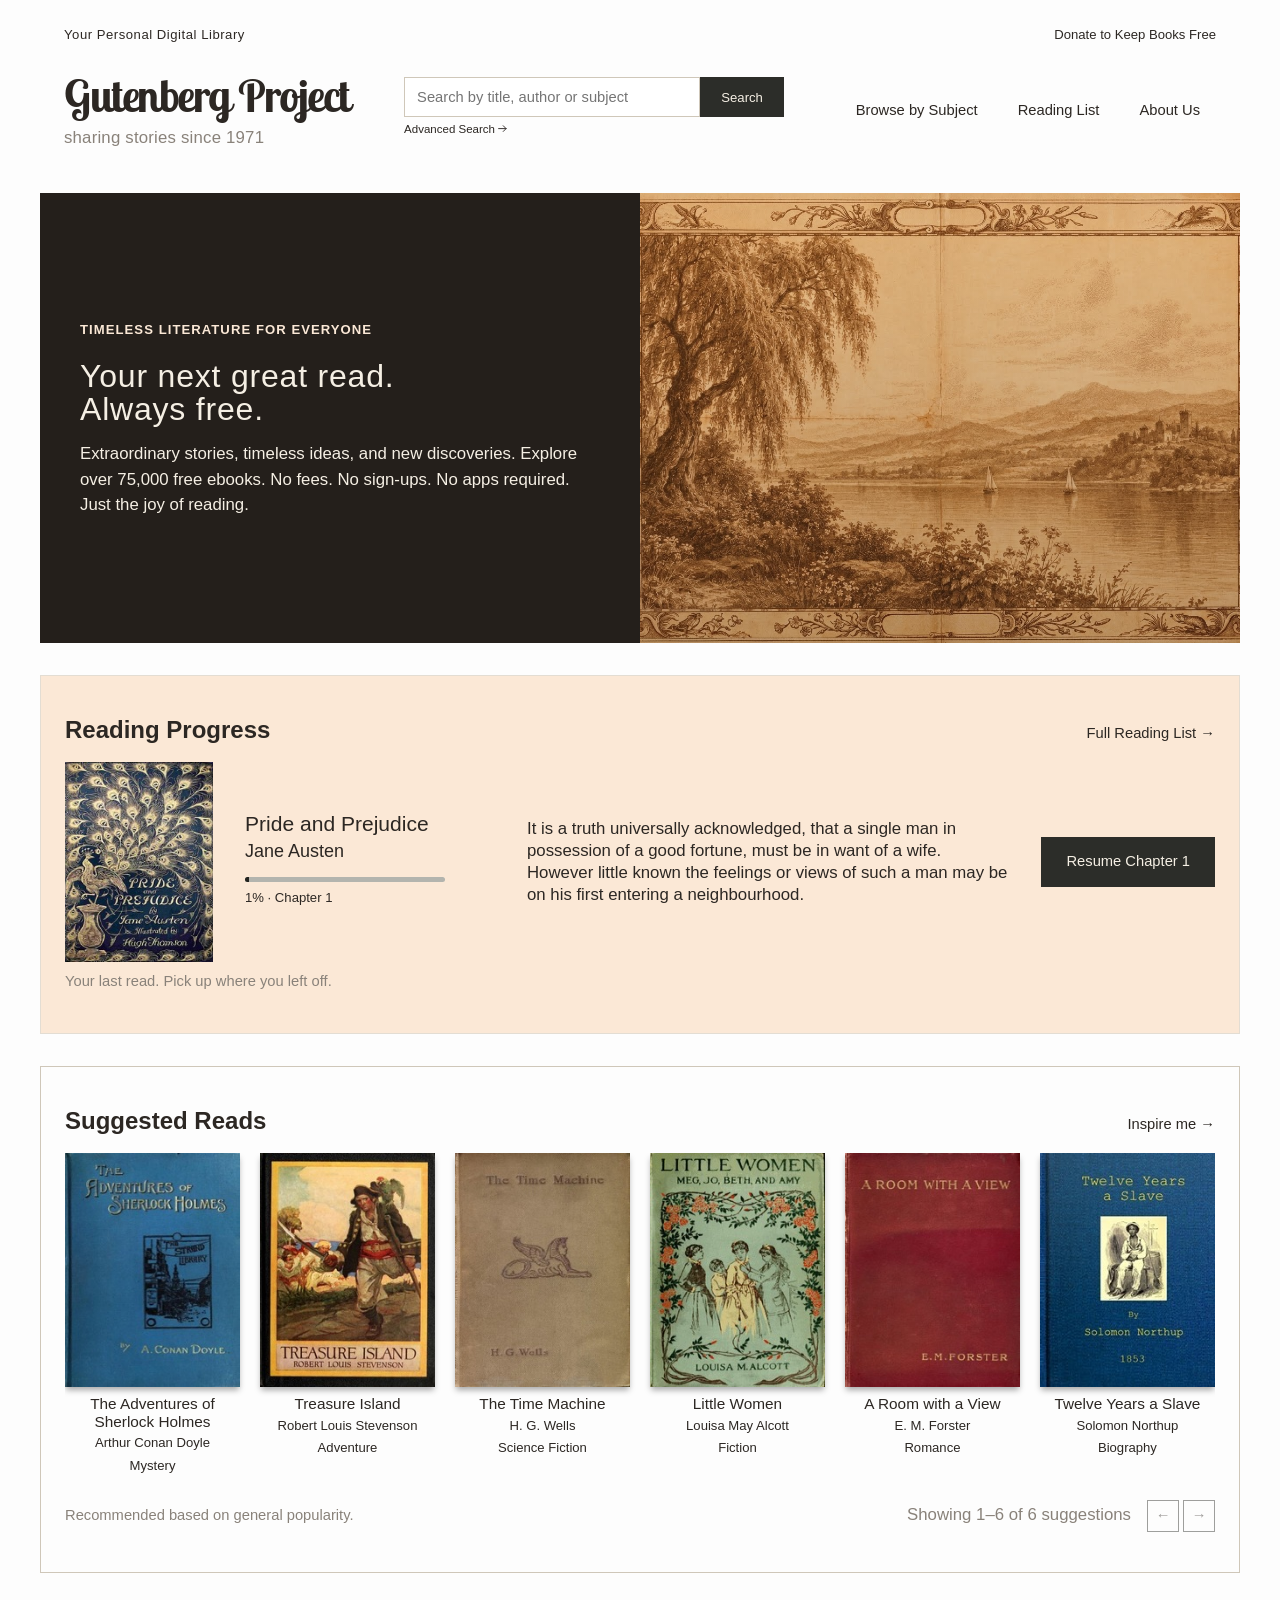
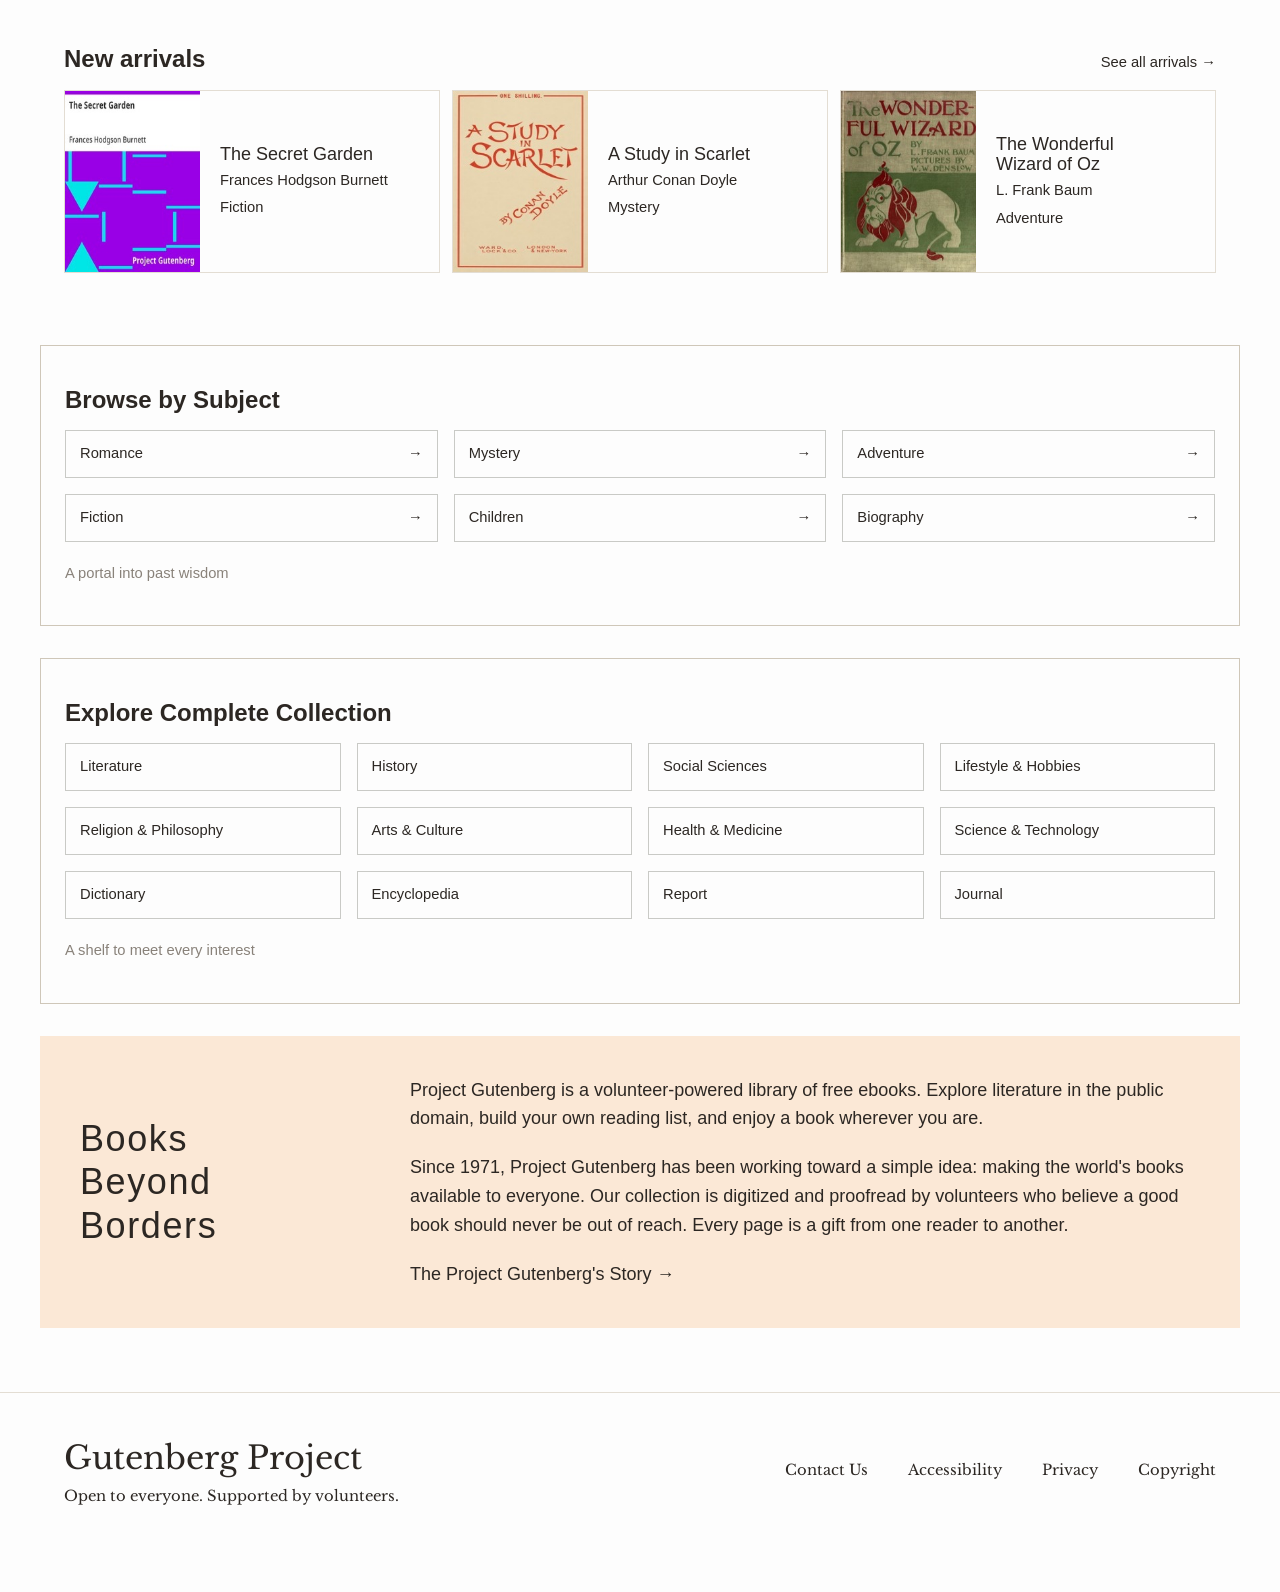
<file: index.html>
<!doctype html>
<html lang="en">
  <head>
    <meta charset="UTF-8">
    <meta name="viewport" content="width=device-width, initial-scale=1.0">
    <meta name="description" content="A free personal digital library of timeless ebooks.">
    <title>Gutenberg Project — Your Personal Digital Library</title>

    <!-- Stylesheets -->
    <link rel="stylesheet" href="css/style.css">
    <link rel="stylesheet" href="https://cdnjs.cloudflare.com/ajax/libs/font-awesome/4.7.0/css/font-awesome.min.css">
    <script src="js/mobile-nav.js" defer></script>
    <script src="js/suggested-carousel.js" defer></script>

    <!-- favicons -->
    <link rel="apple-touch-icon" sizes="180x180" href="favicon/apple-touch-icon.png">
    <link rel="icon" type="image/png" sizes="32x32" href="favicon/favicon-32x32.png">
    <link rel="icon" type="image/png" sizes="16x16" href="favicon/favicon-16x16.png">
    <link rel="manifest" href="favicon/site.webmanifest">
  </head>

  <body>
    
    <header>

      <div class="topbar">
        <div class="container topbar-inner">
          <p class="topbar-tagline">Your Personal Digital Library</p>
          <a class="topbar-link" href="https://www.gutenberg.org/donate/" target="_blank" rel="nofollow">Donate to Keep Books Free</a>
        </div>
      </div>

      <div class="site-header">
        <div class="container nav-inner">
          <a class="brand" href="#" aria-label="Gutenberg Project Home">
            Gutenberg Project
            <small>sharing stories since 1971</small>
          </a>

          <form class="header-search" action="search-result.html" method="get" role="search">
            <div class="search-row">
              <input aria-label="Search the library" name="query" placeholder="Search by title, author or subject" type="text">
              <button type="submit">Search</button>
            </div>
            <a class="advanced-search-link" href="advanced-search.html">Advanced Search<svg class="arrow" viewBox="0 0 16 16" aria-hidden="true"><path d="M1 8h13M9 3l5 5-5 5" stroke="currentColor" stroke-width="1.6" fill="none" stroke-linecap="round" stroke-linejoin="round"/></svg></a>
          </form>

          <button class="mobile-nav-toggle" type="button" aria-expanded="false" aria-controls="primary-navigation">
              <span class="mobile-nav-icon" aria-hidden="true">
                  <span></span>
                  <span></span>
                  <span></span>
              </span>
              <span></span>
          </button>

          <nav class="site-nav" id="primary-navigation" aria-label="Primary navigation">
            <a href="by-subject.html">Browse by Subject</a>
            <a href="reading-list.html">Reading List</a>
            <a href="about.html">About Us</a>
          </nav>
        </div>
      </div>
    </header>
    
    <!-- main content -->
    <main  id="index">
        
      <!-- Hero Section -->
      <section class="hero" id="website-hero">
        <div class="hero-intro">
          <span class="eyebrow">Timeless literature for everyone</span>
          <h1>Your next great read.<br />Always free.</h1>
          <p>
            Extraordinary stories, timeless ideas, and new discoveries. 
            Explore over 75,000 free ebooks. No fees. No sign-ups. No apps required. 
          </p>
          <p>Just the joy of reading.</p>
        </div>
        <div class="hero-image" role="img" aria-label="Sepia mountain lake landscape">
        </div>
      </section>

      <!-- Reading Progress -->
      <section class="section-panel peach" id="progress">
        <div class="section-heading">
          <h2>Reading Progress</h2>
          <a class="text-link" href="reading-list.html">Full Reading List →</a>
        </div>
        <div class="progress-content">
          <img src="img/books/pride-prejudice.jpg" alt="Pride and Prejudice cover">
          <div class="current-book">
            <h3>Pride and Prejudice</h3>
            <p>Jane Austen</p>
            <div class="progress-bar"><span></span></div>
            <small>1% · Chapter 1</small>
          </div>
          <p class="book-excerpt">
            It is a truth universally acknowledged, that a single man in
            possession of a good fortune, must be in want of a wife. However
            little known the feelings or views of such a man may be on his
            first entering a neighbourhood.
          </p>
          <button class="midsize-button">Resume Chapter 1</button>
        </div>
        <p class="panel-note">Your last read. Pick up where you left off.</p>
      </section>

      <!-- Suggested Reads -->
      <section class="section-panel border" id="suggested-books">
        <div class="section-heading">
          <h2>Suggested Reads</h2>
          <a class="text-link" href="#">Inspire me →</a>
        </div>

        <!-- carousel -->
        <div class="book-grid" id="suggested-books-track" role="region" aria-label="Suggested books" tabindex="0">

          <!-- book 1 -->
          <a class="book-card" href="https://www.gutenberg.org/ebooks/1661" target="_blank" rel="noopener noreferrer">
            <div class="bookcover">
              <img src="img/books/sherlock.jpg" alt="Cover of The Adventures of Sherlock Holmes">
            </div>
            <div class="book-meta">
              <h3>The Adventures of Sherlock Holmes</h3>
              <p>Arthur Conan Doyle</p>
              <span>Mystery</span>
            </div>
          </a>
          
          <!-- book 2 -->
          <a class="book-card" href="https://www.gutenberg.org/ebooks/120" target="_blank" rel="noopener noreferrer">
            <div class="bookcover">
              <img src="img/books/treasure.jpg" alt="Cover of Treasure Island">
            </div>
            <div class="book-meta">
              <h3>Treasure Island</h3>
              <p>Robert Louis Stevenson</p>
              <span>Adventure</span>
            </div>
          </a>

          <!-- book 3 -->
          <a class="book-card" href="https://www.gutenberg.org/ebooks/35" target="_blank" rel="noopener noreferrer">
            <div class="bookcover">
              <img src="img/books/time.jpg" alt="Cover of The Time Machine">
            </div>
            <div class="book-meta">
              <h3>The Time Machine</h3>
              <p>H. G. Wells</p>
              <span>Science Fiction</span>
            </div>
          </a>

          <!-- book 4 -->
          <a class="book-card" href="https://www.gutenberg.org/ebooks/37106" target="_blank" rel="noopener noreferrer">
            <div class="bookcover">
              <img src="img/books/little-women.jpg" alt="Cover of Little Women">
            </div>
            <div class="book-meta">
              <h3>Little Women</h3>
              <p>Louisa May Alcott</p>
              <span>Fiction</span>
            </div>
          </a>

          <!-- book 5 -->
          <a class="book-card" href="https://www.gutenberg.org/ebooks/2641" target="_blank" rel="noopener noreferrer">
            <div class="bookcover">
              <img src="img/books/room.jpg" alt="Cover of A Room with a View">
            </div>
            <div class="book-meta">
              <h3>A Room with a View</h3>
              <p>E. M. Forster</p>
              <span>Romance</span>
            </div>
          </a>

          <!-- book 6 -->
          <a class="book-card" href="https://www.gutenberg.org/ebooks/45631" target="_blank" rel="noopener noreferrer">
            <div class="bookcover">
              <img src="img/books/12years-slave.jpg" alt="Cover of Twelve Years a Slave">
            </div>
            <div class="book-meta">
              <h3>Twelve Years a Slave</h3>
              <p>Solomon Northup</p>
              <span>Biography</span>
            </div>
          </a>
        </div>

        <div class="carousel-footer">
          <p class="panel-note">Recommended based on general popularity.</p>
          <div class="pagination">
            <p id="suggested-books-status" aria-live="polite"></p>
            <div class="carousel-control" role="group" aria-label="Suggested books controls">
              <button class="outline" type="button" id="suggested-books-previous" aria-label="Previous suggested book">←</button>
              <button class="outline" type="button" id="suggested-books-next" aria-label="Next suggested book">→</button>
            </div>
          </div>
        </div>

      </section>


      <!-- new arrivals -->
      <section class="section-panel" id="new-arrivals">
        <div class="section-heading">
          <h2>New arrivals</h2>
          <a class="text-link" href="https://www.gutenberg.org/ebooks/search/?sort_order=release_date" target="_blank" rel="noopener noreferrer">See all arrivals →</a>
        </div>
        
        <div class="arrival-grid">
          
          <!-- new 1 -->
          <a class="arrival-card" href="https://www.gutenberg.org/ebooks/113" target="_blank" rel="noopener noreferrer">
            <img src="img/books/secret-garden.jpg" alt="Cover of The Secret Garden">
            <div class="arrival-info">                
              <h3>The Secret Garden</h3>
              <p>Frances Hodgson Burnett</p>
              <p>Fiction</p>
            </div>
          </a>

          <!-- new 2 -->
          <a class="arrival-card" href="https://www.gutenberg.org/ebooks/244" target="_blank" rel="noopener noreferrer">
            <img src="img/books/scarlet.jpg" alt="Cover of A Study in Scarlet">
            <div class="arrival-info">                
              <h3>A Study in Scarlet</h3>
              <p>Arthur Conan Doyle</p>
              <p>Mystery</p>
            </div>
          </a>

          <!-- new 3 -->
          <a class="arrival-card" href="https://www.gutenberg.org/ebooks/55" target="_blank" rel="noopener noreferrer">
            <img src="img/books/oz.jpg" alt="Cover of The Wonderful Wizard of Oz">
            <div class="arrival-info">                
              <h3>The Wonderful Wizard of Oz</h3>
              <p>L. Frank Baum</p>
              <p>Adventure</p>
            </div>
          </a>

        </div>
      </section>

      <!-- Browse by Subjects -->
      <section class="section-panel border" id="browse-subjects">
        <div class="section-heading">
          <h2>Browse by Subject</h2>
        </div>
        
        <div class="subject-grid">
          <button class="outline">Romance<span> →</span></button>
          <button class="outline">Mystery<span> →</span></button>
          <button class="outline">Adventure<span> →</span></button>
          <button class="outline">Fiction<span> →</span></button>
          <button class="outline">Children<span> →</span></button>
          <button class="outline">Biography<span> →</span></button>
        </div>
        <p class="panel-note">A portal into past wisdom</p>
      </section>

      <!-- Browse by Collections -->
      <section class="section-panel border" id="browse-collections">
        <div class="section-heading">
          <h2>Explore Complete Collection</h2>
        </div>
        
        <div class="collection-grid">
          <button class="outline">Literature</button>
          <button class="outline">History</button>
          <button class="outline">Social Sciences</button>
          <button class="outline">Lifestyle &amp; Hobbies</button>
          <button class="outline">Religion &amp; Philosophy</button>
          <button class="outline">Arts &amp; Culture</button>
          <button class="outline">Health &amp; Medicine</button>
          <button class="outline">Science &amp; Technology</button>
          <button class="outline">Dictionary</button>
          <button class="outline">Encyclopedia</button>
          <button class="outline">Report</button>
          <button class="outline">Journal</button>
        </div>
        <p class="panel-note">A shelf to meet every interest</p>
      </section>

      <!-- Gutenberg's Mission -->
      <section class="section-panel mission-inner" id="mission"> 
        <h2 class="mission-title">Books Beyond Borders</h2>  
        <div>
          <p>
            Project Gutenberg is a volunteer-powered library of free ebooks.
            Explore literature in the public domain, build your own reading
            list, and enjoy a book wherever you are.
          </p>
          <p>
            Since 1971, Project Gutenberg has been working toward a simple
            idea: making the world's books available to everyone. Our
            collection is digitized and proofread by volunteers who believe a
            good book should never be out of reach. Every page is a gift from
            one reader to another.
          </p>
          <a href="#">The Project Gutenberg's Story →</a>
        </div>
      </section>
    </main>

    <!-- footer -->
    <footer>
      <div class="container footer-inner">
        <div>
          <strong>Gutenberg Project</strong>
          <span>Open to everyone. Supported by volunteers.</span>
        </div>
        <nav class="footer-nav" aria-label="Footer navigation">
          <a href="https://www.gutenberg.org/contact/">Contact Us</a>
          <a href="https://www.gutenberg.org/a11y/">Accessibility</a>
          <a href="https://www.gutenberg.org/policy/privacy_policy.html">Privacy</a>
          <a href="https://www.gutenberg.org/help/copyright.html">Copyright</a>
        </nav>
      </div>
    </footer>

  </body>
</html>
</file>
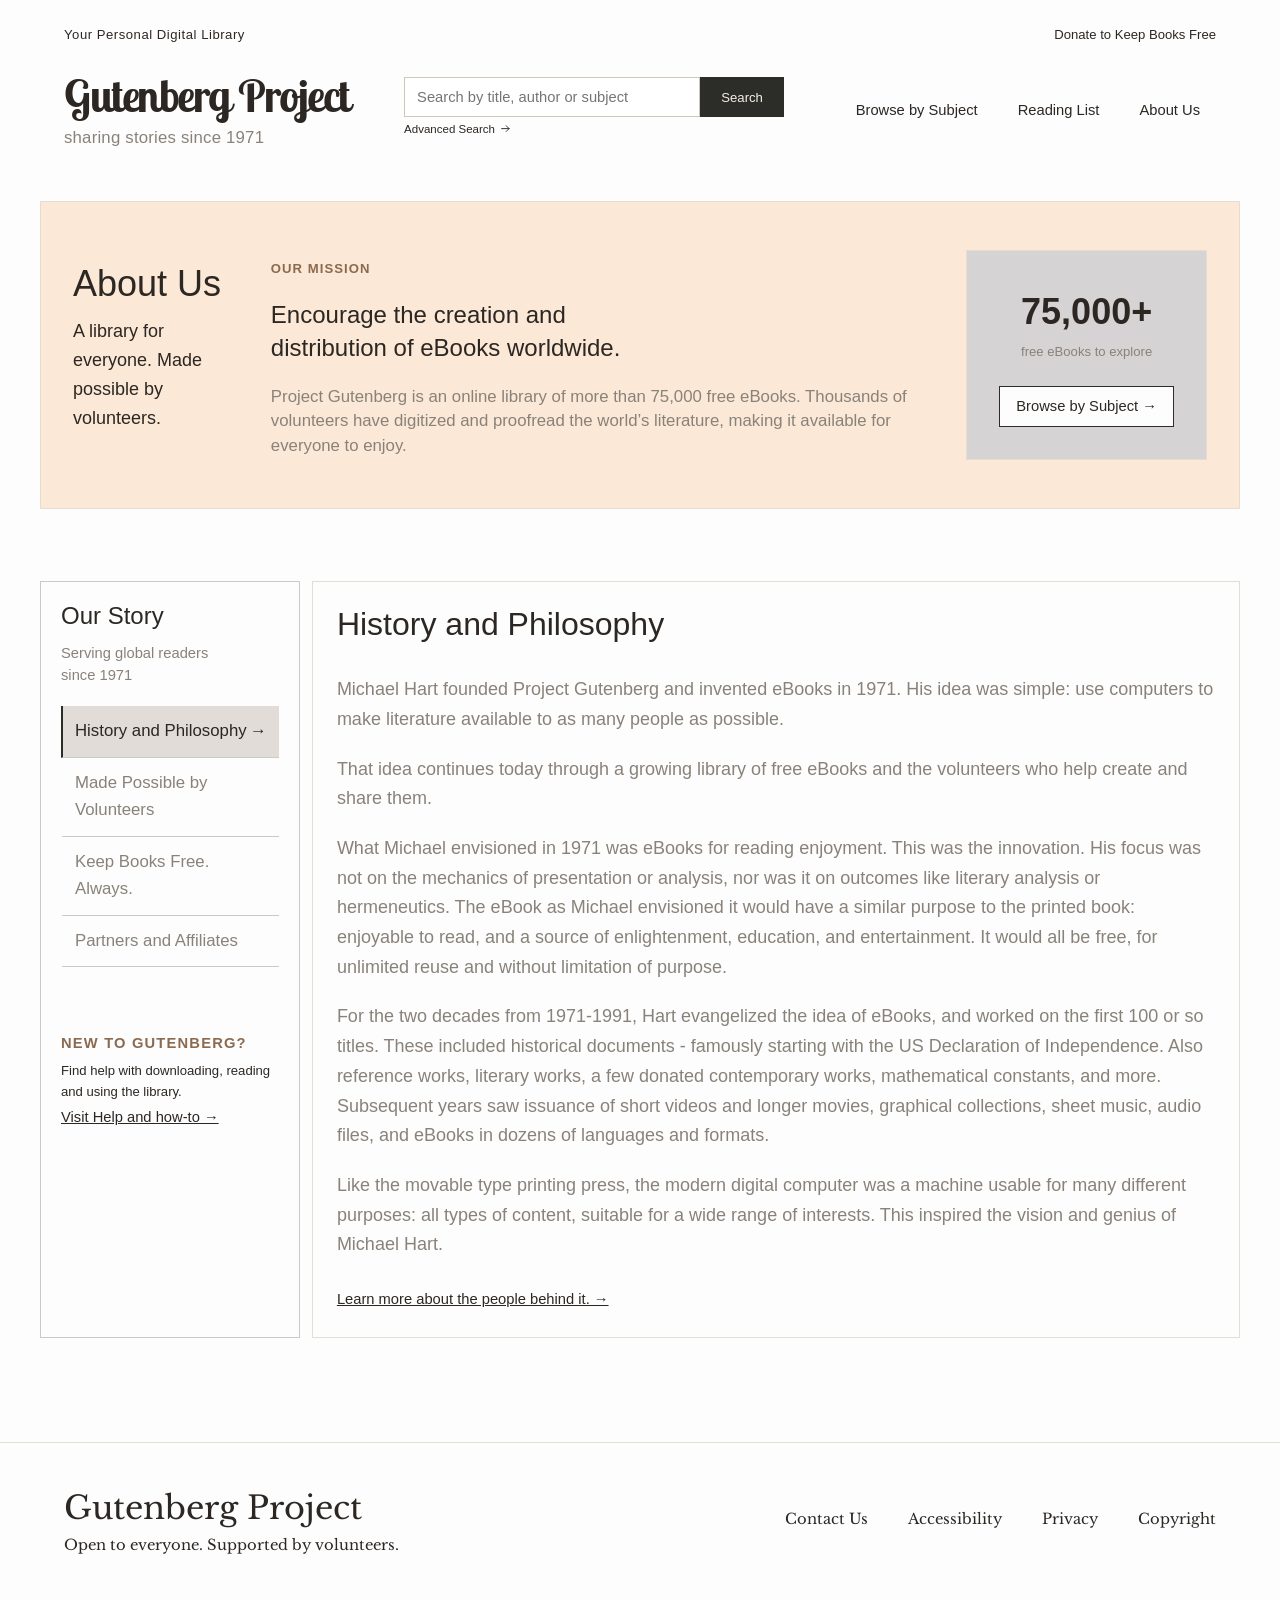
<file: about.html>
<!doctype html>
<html lang="en">
  <head>
    <meta charset="UTF-8">
    <meta name="viewport" content="width=device-width, initial-scale=1.0">
    <meta name="description" content="A free personal digital library of timeless ebooks.">
    <title>Gutenberg Project — About Us</title>

    <!-- Stylesheets -->
    <link rel="stylesheet" href="css/about.css">
    <link rel="stylesheet" href="https://cdnjs.cloudflare.com/ajax/libs/font-awesome/4.7.0/css/font-awesome.min.css">
    <script src="js/mobile-nav.js" defer></script>
    <script src="js/simple-search.js" defer></script>

    <!-- favicons -->
    <link rel="apple-touch-icon" sizes="180x180" href="favicon/apple-touch-icon.png">
    <link rel="icon" type="image/png" sizes="32x32" href="favicon/favicon-32x32.png">
    <link rel="icon" type="image/png" sizes="16x16" href="favicon/favicon-16x16.png">
    <link rel="manifest" href="favicon/site.webmanifest">
    <script src="js/about-sections.js" defer></script>
  </head>

  <body>
    
    <header>
      <div class="topbar">
        <div class="container topbar-inner">
          <p class="topbar-tagline">Your Personal Digital Library</p>
          <a class="topbar-link" href="https://www.gutenberg.org/donate/" target="_blank" rel="nofollow">Donate to Keep Books Free</a>
        </div>
      </div>

      <div class="site-header">
        <div class="container nav-inner">
          <a class="brand" href="index.html" aria-label="Gutenberg Project Home">
            Gutenberg Project
            <small>sharing stories since 1971</small>
          </a>

          <form class="header-search" action="search-result.html" method="get" role="search">
            <div class="search-row">
              <input aria-label="Search the library" name="query" placeholder="Search by title, author or subject" type="text">
              <button type="submit">Search</button>
            </div>
            <a class="advanced-search-link" href="advanced-search.html">Advanced Search <svg class="arrow" viewBox="0 0 16 16" aria-hidden="true"><path d="M1 8h13M9 3l5 5-5 5" stroke="currentColor" stroke-width="1.6" fill="none" stroke-linecap="round" stroke-linejoin="round"/></svg></a>
          </form>

          <button class="mobile-nav-toggle" type="button" aria-expanded="false" aria-controls="primary-navigation">
              <span class="mobile-nav-icon" aria-hidden="true">
                  <span></span>
                  <span></span>
                  <span></span>
              </span>
              <span></span>
          </button>

          <nav class="site-nav" id="primary-navigation" aria-label="Primary navigation">
            <a href="by-subject.html">Browse by Subject</a>
            <a href="reading-list.html">Reading List</a>
            <a href="about.html">About Us</a>
          </nav>
        </div>
      </div>
    </header>

    <!-- main content -->
    <main>

      <!-- Hero Section -->
      <section class="section-panel about-hero peach"> 
        <div class="section-heading">
          <h2>About Us</h2>
          <p>A library for everyone. Made possible by volunteers.</p>
        </div>        
        <div class="mission">
          <span class="eyebrow">Our mission</span>
          <h2>Encourage the creation and<br />distribution of eBooks worldwide.</h2>          
          <p class="describe">
            Project Gutenberg is an online library of more than 75,000 free eBooks.
            Thousands of volunteers have digitized and proofread the world’s
             literature, making it available for everyone to enjoy.
          </p>
        </div>
        <div class="library-stat">
          <strong>75,000+</strong>
          <span>free eBooks to explore</span>
          <a href="by-subject.html">Browse by Subject →</a>
        </div>
      </section>

      <!-- Content Section -->
      <section class="section-panel about-browser">
        <aside class="about-sidebar">
          <h2>Our Story</h2>
          <p>Serving global readers since 1971</p>
          <nav aria-label="About Selections">
            <a href="#history" aria-controls="history">History and Philosophy <span>→</span></a>
            <a href="#volunteers" aria-controls="volunteers">Made Possible by Volunteers <span>→</span></a>
            <a href="#free-books" aria-controls="free-books">Keep Books Free. Always. <span>→</span></a>
            <a href="#partners" aria-controls="partners">Partners and Affiliates <span>→</span></a>
          </nav>
          <div class="nav-help">
            <h3 class="eyebrow">New to Gutenberg?</h3>
            <p>Find help with downloading, reading and using the library.</p>
            <a class="text-link" href="https://www.gutenberg.org/help/" target="_blank" rel="noreferrer">Visit Help and how-to →</a>
          </div>
        </aside>

        <div class="about-content">
          <section class="about-card" id="history" aria-labelledby="history-title">
            <h2 id="history-title">History and Philosophy</h2>
            <p>
              Michael Hart founded Project Gutenberg and invented eBooks in 1971.
              His idea was simple: use computers to make literature available to as
              many people as possible.
            </p>
            <p>
              That idea continues today through a growing library of free eBooks and
              the volunteers who help create and share them.
            </p>
            <p>
              What Michael envisioned in 1971 was eBooks for reading enjoyment. This
              was the innovation. His focus was not on the mechanics of presentation
              or analysis, nor was it on outcomes like literary analysis or
              hermeneutics. The eBook as Michael envisioned it would have a similar
              purpose to the printed book: enjoyable to read, and a source of
              enlightenment, education, and entertainment. It would all be free, for
              unlimited reuse and without limitation of purpose.
            </p>
            <p>
              For the two decades from 1971-1991, Hart evangelized the idea of eBooks, and worked on the first 100 or so titles. These included historical documents - famously starting with the US Declaration of Independence. Also reference works, literary works, a few donated contemporary works, mathematical constants, and more. Subsequent years saw issuance of short videos and longer movies, graphical collections, sheet music, audio files, and eBooks in dozens of languages and formats.
            </p>
            <p>
              Like the movable type printing press, the modern digital computer was a machine usable for many different purposes: all types of content, suitable for a wide range of interests. This inspired the vision and genius of Michael Hart.
            </p>
            <a href="https://www.gutenberg.org/about/background/index.html" target="_blank" rel="noreferrer">Learn more about the people behind it. →</a>
          </section>

          <section class="about-card" id="volunteers" aria-labelledby="volunteers-title">
            <h2 id="volunteers-title">Made Possible by Volunteers</h2>
            <p>
              Thousands of volunteers have digitized and proofread the world’s
              literature. Their time and care turn printed works into eBooks that
              anyone can read.
            </p>
            <p>
              Project Gutenberg welcomes contributions of eBooks from people with the interest, time, and skillset needed to meet our submission standards. Details of the process and the standards are at our copyright clearance site copy.pglaf.org and upload site upload.pglaf.org.              
            </p>
            <p>
              We rely heavily on open-source software, and we try to develop in the open as much as we can. Our website content is maintained in the gutenbergsite repo on github, and our ebooks are produced from submitted html files by our ebookmaker software. If you’re a software developer or designer looking for an impactful project, take a look!
            </p>
            <div class="volunteer-grid">
              <article>
                <h3>Proofread</h3>
                <p>Check the text carefully against the original.</p>
              </article>
              <article>
                <h3>Share</h3>
                <p>Prepare eBooks for readers to discover and enjoy.</p>
              </article>
              <article>
                <h3>Digitize</h3>
                <p>Bring printed literature into digital form.</p>
              </article>
            </div>
            <a href="https://www.gutenberg.org/help/volunteers_faq.html" target="_blank" rel="noreferrer">Learn how to volunteer with us →</a>
          </section>

          <section class="about-card" id="free-books" aria-labelledby="free-books-title">
            <h2 id="free-books-title">Keep Books Free. Always.</h2>
            <p>
              All Project Gutenberg books are completely free and always will be.
              Read online or download a book to enjoy at your own pace, with no fee
              to access the collection.
            </p>
            <p>
              Give your time, make a donation or introduce someone to the library.
              The Project Gutenberg Literary Archive Foundation operates Project
              Gutenberg and accepts donations to support its work.
            </p>
            <p>
              Project Gutenberg appreciates all donations. They help to operate our minimalist infrastructure, to pay our tiny staff, and most importantly to support volunteers who create new free eBooks.
            </p>
            <p>
              Think of this as a contribution to later generations. These are remarkable times, and it is good to include you as part of the story.
            </p>
            <p>
              Thank you for considering a donation to Project Gutenberg.
            </p>
            <div class="about-actions">
              <a class="dark-action" href="https://www.gutenberg.org/donate/" target="_blank" rel="noreferrer">Ways to donate</a>
              <a href="https://www.gutenberg.org/help/volunteers_faq.html" target="_blank" rel="noreferrer">Become a volunteer</a>
            </div>
            <small>Donations are welcome, but never required to read.</small>
          </section>

          <section class="about-card" id="partners" aria-labelledby="partners-title">
            <h2 id="partners-title">Partners and Affiliates</h2>
            <p>
              This is a list of our affiliates and other sites which seek to promote
              the distribution of free or low-cost literature, or distribute
              Project Gutenberg eBooks.
            </p>
            <p>
              Project Gutenberg is happy to be a part of other organizations’ efforts.
            </p>
            <div class="partner-grid">
              <article>
                <h3>Distributed Proofreaders</h3>
                <p>
                  DP allows people to share in the tasks of proofreading, verifying
                  and formatting eBooks for Project Gutenberg.
                </p>
                <a class="dark-action" href="https://www.pgdp.net/c/" target="_blank" rel="noreferrer">Distributed Proofreaders</a>
              </article>
              <article>
                <h3>ibiblio</h3>
                <p>
                  ibiblio is our main eBook distribution site, holds our Web pages,
                  and offers a variety of supporting services.
                </p>
                <a class="dark-action" href="https://www.ibiblio.org" target="_blank" rel="noreferrer">ibiblio</a>
              </article>
            </div>
            <div class="partner-row">
              <strong>Sister Projects</strong>
              <div>
                <a href="https://self.gutenberg.org/login" target="_blank" rel="noreferrer">Project Gutenberg Self Publishing Portal</a>
                <a href="https://gutenberg.net.au" target="_blank" rel="noreferrer">Project Gutenberg of Australia</a>
                <a href="https://projekt-gutenberg.org" target="_blank" rel="noreferrer">Project Gutenberg DE</a>
                <a href="https://runeberg.org" target="_blank" rel="noreferrer">Project Runeberg</a>
                <a href="https://readingroo.ms" target="_blank" rel="noreferrer">ReadingRoo.ms Preprint</a>
              </div>
            </div>
            <div class="partner-row affiliates-row">
              <strong>Affiliates</strong>
              <div>
                <a href="https://archive.org" target="_blank" rel="noreferrer">
                  <h3>Internet Archive</h3>
                  <p>
                    The Internet Archive was our long-time backup distribution site,
                    and for several years our main site.
                  </p>
                </a>
                <a href="https://librivox.org" target="_blank" rel="noreferrer">
                  <h3>LibriVox</h3>
                  <p>
                    LibriVox is Project Gutenberg’s main partner for new human audio
                    eBooks and public-domain recordings.
                  </p>
                </a>
              </div>
            </div>
            
          </section>
        </div>
      </section>
          
    </main>

    <!-- footer -->
    <footer>
      <div class="container footer-inner">
        <div>
          <strong>Gutenberg Project</strong>
          <span>Open to everyone. Supported by volunteers.</span>
        </div>
        <nav class="footer-nav" aria-label="Footer navigation">
          <a href="https://www.gutenberg.org/contact/">Contact Us</a>
          <a href="https://www.gutenberg.org/a11y/">Accessibility</a>
          <a href="https://www.gutenberg.org/policy/privacy_policy.html">Privacy</a>
          <a href="https://www.gutenberg.org/help/copyright.html">Copyright</a>
        </nav>
      </div>
    </footer>

  </body>
</html>
</file>
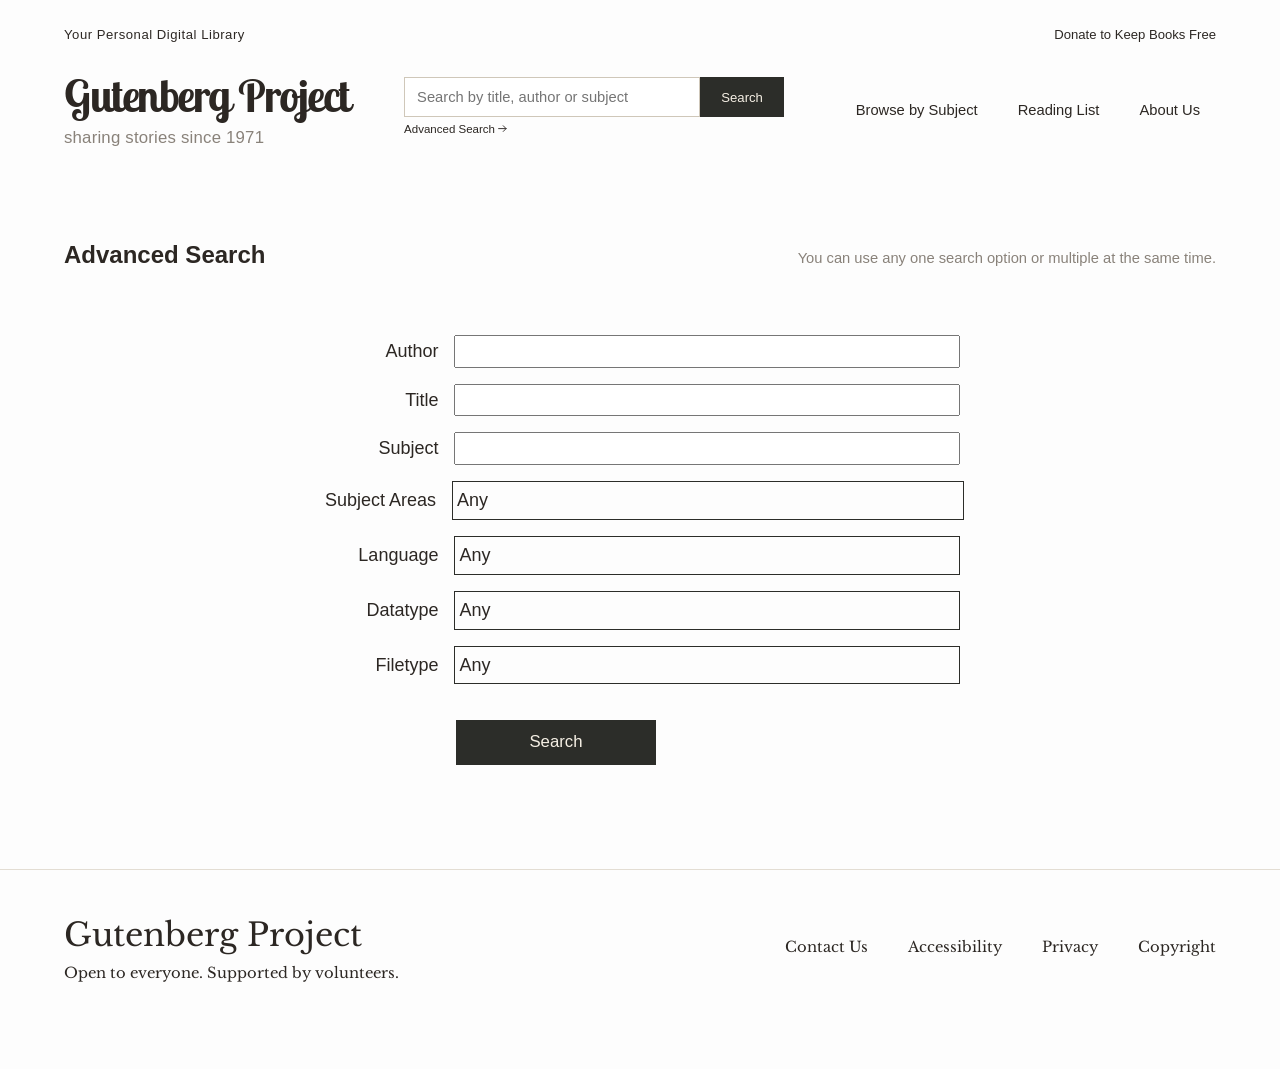
<file: advanced-search.html>
<!doctype html>
<html lang="en">
  <head>
    <meta charset="UTF-8">
    <meta name="viewport" content="width=device-width, initial-scale=1.0">
    <meta name="description" content="A free personal digital library of timeless ebooks.">
    <title>Gutenberg Project — Advanced Search</title>

    <!-- Stylesheets -->
    <link rel="stylesheet" href="css/advanced-search.css">
    <link rel="stylesheet" href="https://cdnjs.cloudflare.com/ajax/libs/font-awesome/4.7.0/css/font-awesome.min.css">
    <script src="js/mobile-nav.js" defer></script>
    <script src="js/simple-search.js" defer></script>

    <!-- favicons -->
    <link rel="apple-touch-icon" sizes="180x180" href="favicon/apple-touch-icon.png">
    <link rel="icon" type="image/png" sizes="32x32" href="favicon/favicon-32x32.png">
    <link rel="icon" type="image/png" sizes="16x16" href="favicon/favicon-16x16.png">
    <link rel="manifest" href="favicon/site.webmanifest">
  </head>

  <body>
    
    <header>
      <div class="topbar">
        <div class="container topbar-inner">
          <p class="topbar-tagline">Your Personal Digital Library</p>
          <a class="topbar-link" href="https://www.gutenberg.org/donate/" target="_blank" rel="nofollow">Donate to Keep Books Free</a>
        </div>
      </div>

      <div class="site-header">
        <div class="container nav-inner">
          <a class="brand" href="index.html" aria-label="Gutenberg Project Home">
            Gutenberg Project
            <small>sharing stories since 1971</small>
          </a>

          <form class="header-search" action="search-result.html" method="get" role="search">
            <div class="search-row">
              <input aria-label="Search the library" name="query" placeholder="Search by title, author or subject" type="text">
              <button type="submit">Search</button>
            </div>
            <a class="advanced-search-link" href="advanced-search.html">Advanced Search<svg class="arrow" viewBox="0 0 16 16" aria-hidden="true"><path d="M1 8h13M9 3l5 5-5 5" stroke="currentColor" stroke-width="1.6" fill="none" stroke-linecap="round" stroke-linejoin="round"/></svg></a>
          </form>

          <button class="mobile-nav-toggle" type="button" aria-expanded="false" aria-controls="primary-navigation">
              <span class="mobile-nav-icon" aria-hidden="true">
                  <span></span>
                  <span></span>
                  <span></span>
              </span>
              <span></span>
          </button>

          <nav class="site-nav" id="primary-navigation" aria-label="Primary navigation">
            <a href="by-subject.html">Browse by Subject</a>
            <a href="reading-list.html">Reading List</a>
            <a href="about.html">About Us</a>
          </nav>
        </div>
      </div>
    </header>
    
    <!-- main content -->
    <main id="advanced-search">

      <!-- Advanced Search Form -->
      <section class="section-panel">
         <div class="section-heading">
          <h2>Advanced Search</h2>
          <p class="panel-note">
            You can use any one search option or multiple at the same time.
         </p>
        </div>

         <form class="advanced-search-form" method="get" action="https://www.gutenberg.org/ebooks/search/" accept-charset="utf-8" target="_blank" rel="noopener noreferrer">
            <div class="form-group">
               <label for="author">Author</label>
               <input type="text" name="author" id="author">
            </div>

            <div class="form-group">
               <label for="title">Title</label>
               <input type="text" name="title" id="title">
            </div>

            <div class="form-group">
               <label for="subject">Subject</label>
               <input type="text" name="subject" id="subject">
            </div>
            
            <div class="form-group">
               <label for="locc" accesskey="o">Subject Areas</label>
               <select id="locc" name="locc" title="Please choose a Library of Congress Class.">
                  <option selected="" value="">Any</option>
                  <option value="AC">AC General Works: Collections, Series, Collected works, Pamphlets</option>
                  <option value="AE">AE General Works: Encyclopedias</option>
                  <option value="AG">AG General Works: Dictionaries and other general reference books</option>
                  <option value="AM">AM General Works: Museums, Collectors and collecting</option>
                  <option value="AP">AP General Works: Periodicals</option>
                  <option value="AS">AS General Works: Academies and International Associations, Congresses</option>
                  <option value="AY">AY General Works: Yearbooks, Almanacs, Directories</option>
                  <option value="AZ">AZ General Works: History of scholarship and learning, The humanities</option>
                  <option value="B">B Philosophy, Psychology, Religion</option>
                  <option value="BC">BC Philosophy, Psychology, Religion: Logic</option>
                  <option value="BD">BD Philosophy, Psychology, Religion: Speculative Philosophy, General Philosophical works</option>
                  <option value="BF">BF Philosophy, Psychology, Religion: Psychology, Philosophy, Psychoanalysis</option>
                  <option value="BH">BH Philosophy, Psychology, Religion: Aesthetics</option>
                  <option value="BJ">BJ Philosophy, Psychology, Religion: Ethics, Social usages, Etiquette, Religion</option>
                  <option value="BL">BL Philosophy, Psychology, Religion: Religion: General, Miscellaneous and Atheism</option>
                  <option value="BM">BM Philosophy, Psychology, Religion: Judaism</option>
                  <option value="BP">BP Philosophy, Psychology, Religion: Islam, Bahaism, Theosophy, Other and new beliefs</option>
                  <option value="BQ">BQ Philosophy, Psychology, Religion: Buddhism</option>
                  <option value="BR">BR Philosophy, Psychology, Religion: Christianity</option>
                  <option value="BS">BS Philosophy, Psychology, Religion: Christianity: The Bible, Old and New Testament</option>
                  <option value="BT">BT Philosophy, Psychology, Religion: Christianity: Doctrinal theology, God, Christology</option>
                  <option value="BV">BV Philosophy, Psychology, Religion: Christianity: Practical theology, Worship</option>
                  <option value="BX">BX Philosophy, Psychology, Religion: Christianity: Churches, Church movements</option>
                  <option value="CB">CB History: History of civilization</option>
                  <option value="CC">CC History: Archaeology</option>
                  <option value="CE">CE History: Technical Chronology, Calendar</option>
                  <option value="CJ">CJ History: Numismatics</option>
                  <option value="CN">CN History: Inscriptions, Epigraphy</option>
                  <option value="CR">CR History: Heraldry</option>
                  <option value="CS">CS History: Genealogy</option>
                  <option value="CT">CT History: Biography</option>
                  <option value="D">D History: General and Eastern Hemisphere</option>
                  <option value="D501">D501 History: General and Eastern Hemisphere: World War I</option>
                  <option value="D731">D731 History: General and Eastern Hemisphere: World War II</option>
                  <option value="DA">DA History: General and Eastern Hemisphere: Great Britain, Ireland, Central Europe</option>
                  <option value="DB">DB History: General and Eastern Hemisphere: Austria, Hungary, Czech Republic, Slovakia</option>
                  <option value="DC">DC History: General and Eastern Hemisphere: France, Andorra, Monaco</option>
                  <option value="DD">DD History: General and Eastern Hemisphere: Germany</option>
                  <option value="DE">DE History: General and Eastern Hemisphere: The Mediterranean Region, The Greco-Roman World</option>
                  <option value="DF">DF History: General and Eastern Hemisphere: Greece</option>
                  <option value="DG">DG History: General and Eastern Hemisphere: Italy, Vatican City, Malta</option>
                  <option value="DH">DH History: General and Eastern Hemisphere: Netherlands, Belgium, Luxemburg</option>
                  <option value="DJ">DJ History: General and Eastern Hemisphere: Netherlands</option>
                  <option value="DJK">DJK History: General and Eastern Hemisphere: Eastern Europe</option>
                  <option value="DK">DK History: General and Eastern Hemisphere: Russia, Former Soviet Republics, Poland</option>
                  <option value="DL">DL History: General and Eastern Hemisphere: Northern Europe, Scandinavia</option>
                  <option value="DP">DP History: General and Eastern Hemisphere: Spain, Portugal</option>
                  <option value="DQ">DQ History: General and Eastern Hemisphere: Switzerland</option>
                  <option value="DR">DR History: General and Eastern Hemisphere: Balkan Peninsula, Turkey</option>
                  <option value="DS">DS History: General and Eastern Hemisphere: Asia</option>
                  <option value="DT">DT History: General and Eastern Hemisphere: Africa</option>
                  <option value="DU">DU History: General and Eastern Hemisphere: History of Oceania (South Seas)</option>
                  <option value="DX">DX History: General and Eastern Hemisphere: History of Romanies</option>
                  <option value="E011">E011 History: America: America</option>
                  <option value="E151">E151 History: America: United States</option>
                  <option value="E186">E186 History: America: Colonial History</option>
                  <option value="E201">E201 History: America: Revolution</option>
                  <option value="E300">E300 History: America: Revolution to the Civil War</option>
                  <option value="E456">E456 History: America: Civil War period</option>
                  <option value="E660">E660 History: America: Late nineteenth century</option>
                  <option value="E740">E740 History: America: Twentieth century</option>
                  <option value="E838">E838 History: America: Later twentieth century</option>
                  <option value="E895">E895 History: America: Twenty-first century</option>
                  <option value="F001">F001 United States local history: New England</option>
                  <option value="F1001">F1001 North America local history: Canada</option>
                  <option value="F106">F106 United States local history: Atlantic coast. Middle Atlantic States</option>
                  <option value="F1201">F1201 North America local history: Mexico</option>
                  <option value="F1401">F1401 Latin America local history: General</option>
                  <option value="F1461">F1461 Latin America local history: Guatemala</option>
                  <option value="F1481">F1481 Latin America local history: El Salvador</option>
                  <option value="F1501">F1501 Latin America local history: Honduras</option>
                  <option value="F1521">F1521 Latin America local history: Nicaragua</option>
                  <option value="F1541">F1541 Latin America local history: Costa Rica</option>
                  <option value="F1561">F1561 Latin America local history: Panama</option>
                  <option value="F1601">F1601 History of the Americas: West Indies</option>
                  <option value="F1751">F1751 History of the Americas: West Indies. Cuba</option>
                  <option value="F1861">F1861 History of the Americas: West Indies. Jamaica</option>
                  <option value="F1900">F1900 West Indies local history: Hispaniola (Haiti and Dominican Republic)</option>
                  <option value="F1951">F1951 West Indies local history: Puerto Rico</option>
                  <option value="F2001">F2001 History of the Americas: Lesser Antilles</option>
                  <option value="F206">F206 United States local history: The South. South Atlantic States</option>
                  <option value="F2131">F2131 History of the Americas: West Indies. British West Indies</option>
                  <option value="F2155">F2155 History of the Americas: Caribbean area. Caribbean sea</option>
                  <option value="F2201">F2201 Latin America local history: South America. General</option>
                  <option value="F2251">F2251 Latin America local history: Colombia</option>
                  <option value="F2301">F2301 Latin America local history: Venezuela</option>
                  <option value="F2351">F2351 Latin America local history: Guiana</option>
                  <option value="F2501">F2501 Latin America local history: Brazil</option>
                  <option value="F2661">F2661 Latin America local history: Paraguay</option>
                  <option value="F2701">F2701 Latin America local history: Uruguay</option>
                  <option value="F2801">F2801 Latin America local history: Argentina</option>
                  <option value="F296">F296 United States local history: Gulf States. West Florida</option>
                  <option value="F3051">F3051 Latin America local history: Chile</option>
                  <option value="F3301">F3301 Latin America local history: Bolivia</option>
                  <option value="F3401">F3401 Latin America local history: Peru</option>
                  <option value="F350.5">F350.5 United States local history: Mississippi River and Valley. Middle West</option>
                  <option value="F3701">F3701 Latin America local history: Ecuador</option>
                  <option value="F396">F396 United States local history: Old Southwest. Lower Mississippi Valley</option>
                  <option value="F476">F476 United States local history: Old Northwest. Northwest Territory</option>
                  <option value="F516">F516 United States local history: Ohio River and Valley.</option>
                  <option value="F590.3">F590.3 United States local history: The West. Trans-Mississippi Region. Great Plains</option>
                  <option value="F721">F721 United States local history: Rocky Mountains. Yellowstone National Park</option>
                  <option value="F786">F786 United States local history: New Southwest. Colorado River, Canyon, and Valley</option>
                  <option value="F850.5">F850.5 United States local history: Pacific States</option>
                  <option value="F975">F975 United States local history: Central American, West Indian, and other countries protected by and having close political affiliations with the United States</option>
                  <option value="G">G Geography, Anthropology, Recreation</option>
                  <option value="GA">GA Geography, Anthropology, Recreation: Mathematical geography, Cartography</option>
                  <option value="GB">GB Geography, Anthropology, Recreation: Physical geography</option>
                  <option value="GC">GC Geography, Anthropology, Recreation: Oceanography</option>
                  <option value="GF">GF Geography, Anthropology, Recreation: Human ecology, Anthropogeography</option>
                  <option value="GN">GN Geography, Anthropology, Recreation: Anthropology</option>
                  <option value="GR">GR Geography, Anthropology, Recreation: Folklore</option>
                  <option value="GT">GT Geography, Anthropology, Recreation: Manners and customs</option>
                  <option value="GV">GV Geography, Anthropology, Recreation: Recreation, Leisure</option>
                  <option value="H">H Social sciences</option>
                  <option value="HA">HA Social sciences: Statistics</option>
                  <option value="HB">HB Social sciences: Economic theory, Demography</option>
                  <option value="HC">HC Social sciences: Economic history and conditions, Special topics</option>
                  <option value="HD">HD Social sciences: Economic history and conditions, Production</option>
                  <option value="HE">HE Social sciences: Transportation and communications</option>
                  <option value="HF">HF Social sciences: Commerce</option>
                  <option value="HG">HG Social sciences: Finance</option>
                  <option value="HJ">HJ Social sciences: Public finance</option>
                  <option value="HM">HM Social sciences: Sociology</option>
                  <option value="HN">HN Social sciences: Social history and conditions, Social problems</option>
                  <option value="HQ">HQ Social sciences: The family, Marriage, Sex and Gender</option>
                  <option value="HS">HS Social sciences: Societies: secret, benevolent, etc.</option>
                  <option value="HT">HT Social sciences: Communities, Classes, Races</option>
                  <option value="HV">HV Social sciences: Social pathology, Social and Public Welfare</option>
                  <option value="HX">HX Social sciences: Socialism, Communism, Anarchism</option>
                  <option value="J">J Political science</option>
                  <option value="JA">JA Political science: Political science</option>
                  <option value="JC">JC Political science: Political theory</option>
                  <option value="JF">JF Political science: Political institutions and public administration</option>
                  <option value="JK">JK Political science: Political inst. and pub. Admin.: United States</option>
                  <option value="JL">JL Political science: Political inst. and pub. Admin.: America</option>
                  <option value="JN">JN Political science: Political inst. and pub. Admin.: Europe</option>
                  <option value="JQ">JQ Political science: Political inst. and pub. Admin.: Asia, Africa and Oceania</option>
                  <option value="JS">JS Political science: Local government, Municipal government</option>
                  <option value="JV">JV Political science: Colonies and colonization, International migration</option>
                  <option value="JX">JX Political science: International law</option>
                  <option value="JZ">JZ Political science: International relations</option>
                  <option value="K">K Law in general, Comparative and uniform law, Jurisprudence</option>
                  <option value="KBM">KBM Law in general, Comparative and uniform law, Jurisprudence: Jewish law</option>
                  <option value="KBR">KBR Law in general, Comparative and uniform law, Jurisprudence: History of canon law</option>
                  <option value="KD">KD Law in general, Comparative and uniform law, Jurisprudence: United Kingdom and Ireland</option>
                  <option value="KDZ">KDZ Law in general, Comparative and uniform law, Jurisprudence: America, North America</option>
                  <option value="KE">KE Law in general, Comparative and uniform law, Jurisprudence: Canada</option>
                  <option value="KF">KF Law in general, Comparative and uniform law, Jurisprudence: United States</option>
                  <option value="KH">KH Law in general, Comparative and uniform law, Jurisprudence: South America</option>
                  <option value="KJ">KJ Law in general, Comparative and uniform law, Jurisprudence: Europe</option>
                  <option value="KL">KL Law in general, Comparative and uniform law, Jurisprudence: Asia and Eurasia, Africa, Pacific Area, and Antarctica</option>
                  <option value="KN">KN Law in general, Comparative and uniform law, Jurisprudence: South Asia, Southeast Asia, East Asia</option>
                  <option value="KNX">KNX Law in general, Comparative and uniform law, Jurisprudence: Japan</option>
                  <option value="KP">KP Law in general, Comparative and uniform law, Jurisprudence: South Asia, Southeast Asia, East Asia</option>
                  <option value="KZ">KZ Law in general, Comparative and uniform law, Jurisprudence: Law of nations</option>
                  <option value="L">L Education</option>
                  <option value="LA">LA Education: History of education</option>
                  <option value="LB">LB Education: Theory and practice of education</option>
                  <option value="LC">LC Education: Special aspects of education</option>
                  <option value="LD">LD Education: Individual institutions: United States</option>
                  <option value="LE">LE Education: Individual institutions: America (except US)</option>
                  <option value="LF">LF Education: Individual institutions: Europe</option>
                  <option value="LH">LH Education: College and school magazines and papers</option>
                  <option value="LT">LT Education: Textbooks</option>
                  <option value="M">M Music</option>
                  <option value="ML">ML Music: Literature of music</option>
                  <option value="MT">MT Music: Musical instruction and study, Composition</option>
                  <option value="N">N Fine Arts</option>
                  <option value="NA">NA Fine Arts: Architecture</option>
                  <option value="NB">NB Fine Arts: Sculpture</option>
                  <option value="NC">NC Fine Arts: Drawing, Design, Illustration</option>
                  <option value="ND">ND Fine Arts: Painting</option>
                  <option value="NE">NE Fine Arts: Print media</option>
                  <option value="NK">NK Fine Arts: Decorative and Applied Arts, Decoration and Ornament</option>
                  <option value="NX">NX Fine Arts: Arts in general</option>
                  <option value="P">P Language and Literatures</option>
                  <option value="PA">PA Language and Literatures: Classical Languages and Literature</option>
                  <option value="PB">PB Language and Literatures: General works</option>
                  <option value="PC">PC Language and Literatures: Romance languages: Italian, French, Spanish, Portuguese</option>
                  <option value="PD">PD Language and Literatures: Germanic and Scandinavian languages</option>
                  <option value="PE">PE Language and Literatures: English</option>
                  <option value="PF">PF Language and Literatures: West Germanic</option>
                  <option value="PG">PG Language and Literatures: Slavic (including Russian), Languages and Literature</option>
                  <option value="PH">PH Language and Literatures: Finno-Ugrian and Basque languages and literatures</option>
                  <option value="PJ">PJ Language and Literatures: Oriental languages and literatures</option>
                  <option value="PK">PK Language and Literatures: Indo-Iranian literatures</option>
                  <option value="PL">PL Language and Literatures: Languages and literatures of Eastern Asia, Africa, Oceania</option>
                  <option value="PM">PM Language and Literatures: Indigenous American and Artificial Languages</option>
                  <option value="PN">PN Language and Literatures: Literature: General, Criticism, Collections</option>
                  <option value="PQ">PQ Language and Literatures: Romance literatures: French, Italian, Spanish, Portuguese</option>
                  <option value="PR">PR Language and Literatures: English literature</option>
                  <option value="PS">PS Language and Literatures: American and Canadian literature</option>
                  <option value="PT">PT Language and Literatures: Germanic, Scandinavian, and Icelandic literatures</option>
                  <option value="PZ">PZ Language and Literatures: Juvenile belles lettres</option>
                  <option value="Q">Q Science</option>
                  <option value="QA">QA Science: Mathematics</option>
                  <option value="QB">QB Science: Astronomy</option>
                  <option value="QC">QC Science: Physics</option>
                  <option value="QD">QD Science: Chemistry</option>
                  <option value="QE">QE Science: Geology</option>
                  <option value="QH">QH Science: Natural history</option>
                  <option value="QH301">QH301 Science: Biology</option>
                  <option value="QK">QK Science: Botany</option>
                  <option value="QL">QL Science: Zoology</option>
                  <option value="QM">QM Science: Human anatomy</option>
                  <option value="QP">QP Science: Physiology</option>
                  <option value="QR">QR Science: Microbiology</option>
                  <option value="R">R Medicine</option>
                  <option value="RA">RA Medicine: Public aspects of medicine</option>
                  <option value="RB">RB Medicine: Pathology</option>
                  <option value="RC">RC Medicine: Internal medicine</option>
                  <option value="RD">RD Medicine: Surgery</option>
                  <option value="RE">RE Medicine: Ophthalmology</option>
                  <option value="RF">RF Medicine: Otorhinolaryngology</option>
                  <option value="RG">RG Medicine: Gynecology and obstetrics</option>
                  <option value="RJ">RJ Medicine: Pediatrics</option>
                  <option value="RK">RK Medicine: Dentistry</option>
                  <option value="RL">RL Medicine: Dermatology</option>
                  <option value="RM">RM Medicine: Therapeutics, Pharmacology</option>
                  <option value="RS">RS Medicine: Pharmacy and materia medica</option>
                  <option value="RT">RT Medicine: Nursing</option>
                  <option value="RV">RV Medicine: Botanic, Thomsonian, and eclectic medicine</option>
                  <option value="RX">RX Medicine: Homeopathy</option>
                  <option value="RZ">RZ Medicine: Other systems of medicine</option>
                  <option value="S">S Agriculture</option>
                  <option value="SB">SB Agriculture: Plant culture</option>
                  <option value="SD">SD Agriculture: Forestry</option>
                  <option value="SF">SF Agriculture: Animal culture</option>
                  <option value="SH">SH Agriculture: Aquaculture, Fisheries, Angling</option>
                  <option value="SK">SK Agriculture: Hunting sports</option>
                  <option value="T">T Technology</option>
                  <option value="TA">TA Technology: Engineering and Civil engineering</option>
                  <option value="TC">TC Technology: Ocean engineering</option>
                  <option value="TD">TD Technology: Environmental technology, Sanitary engineering</option>
                  <option value="TE">TE Technology: Highway engineering, Roads and pavements</option>
                  <option value="TF">TF Technology: Railroad engineering and operation</option>
                  <option value="TG">TG Technology: Bridge engineering</option>
                  <option value="TH">TH Technology: Building construction</option>
                  <option value="TJ">TJ Technology: Mechanical engineering and machinery</option>
                  <option value="TK">TK Technology: Electrical, Electronics and Nuclear engineering</option>
                  <option value="TL">TL Technology: Motor vehicles, Aeronautics, Astronautics</option>
                  <option value="TN">TN Technology: Mining engineering, Metallurgy</option>
                  <option value="TP">TP Technology: Chemical technology</option>
                  <option value="TR">TR Technology: Photography</option>
                  <option value="TS">TS Technology: Manufactures</option>
                  <option value="TT">TT Technology: Handicrafts, Arts and crafts</option>
                  <option value="TX">TX Technology: Home economics</option>
                  <option value="U">U Military science</option>
                  <option value="UA">UA Military science: Armies: Organization, distribution, military situation</option>
                  <option value="UB">UB Military science: Military administration</option>
                  <option value="UC">UC Military science: Maintenance and transportation</option>
                  <option value="UD">UD Military science: Infantry</option>
                  <option value="UE">UE Military science: Cavalry, Armor</option>
                  <option value="UF">UF Military science: Artillery</option>
                  <option value="UG">UG Military science: Military engineering</option>
                  <option value="UH">UH Military science: Other services</option>
                  <option value="V">V Naval science</option>
                  <option value="VA">VA Naval science: Navies: Organization, distribution, naval situation</option>
                  <option value="VB">VB Naval science: Naval administration</option>
                  <option value="VE">VE Naval science: Marines</option>
                  <option value="VF">VF Naval science: Naval ordnance</option>
                  <option value="VG">VG Naval science: Minor services of navies</option>
                  <option value="VK">VK Naval science: Navigation, Merchant marine</option>
                  <option value="VM">VM Naval science: Naval architecture, Shipbuilding, Marine engineering</option>
                  <option value="Z">Z Bibliography, Library science</option>
               </select>
            </div>

            <div class="form-group">
               <label for="lang">Language</label>
               <select id="lang" name="lang" title="Language (Book Count)">
                  <option selected="" value="">Any</option>
                  <option value="af">Afrikaans</option>
                  <option value="ale">Aleut</option>
                  <option value="ar">Arabic</option>
                  <option value="arp">Arapaho</option>
                  <option value="brx">Bodo</option>
                  <option value="br">Breton</option>
                  <option value="bg">Bulgarian</option>
                  <option value="rmq">Caló</option>
                  <option value="ca">Catalan</option>
                  <option value="ceb">Cebuano</option>
                  <option value="zh">Chinese</option>
                  <option value="cs">Czech</option>
                  <option value="da">Danish</option>
                  <option value="nl">Dutch</option>
                  <option value="en">English</option>
                  <option value="eo">Esperanto</option>
                  <option value="et">Estonian</option>
                  <option value="fa">Farsi</option>
                  <option value="fi">Finnish</option>
                  <option value="fr">French</option>
                  <option value="fy">Frisian</option>
                  <option value="fur">Friulian</option>
                  <option value="gla">Gaelic, Scottish</option>
                  <option value="gl">Galician</option>
                  <option value="kld">Gamilaraay</option>
                  <option value="de">German</option>
                  <option value="el">Greek</option>
                  <option value="grc">Greek, Ancient</option>
                  <option value="he">Hebrew</option>
                  <option value="hu">Hungarian</option>
                  <option value="is">Icelandic</option>
                  <option value="ilo">Iloko</option>
                  <option value="ia">Interlingua</option>
                  <option value="iu">Inuktitut</option>
                  <option value="ga">Irish</option>
                  <option value="it">Italian</option>
                  <option value="ja">Japanese</option>
                  <option value="csb">Kashubian</option>
                  <option value="kha">Khasi</option>
                  <option value="ko">Korean</option>
                  <option value="la">Latin</option>
                  <option value="lt">Lithuanian</option>
                  <option value="mi">Maori</option>
                  <option value="myn">Mayan Languages</option>
                  <option value="enm">Middle English</option>
                  <option value="nah">Nahuatl</option>
                  <option value="nap">Napoletano-Calabrese</option>
                  <option value="nav">Navajo</option>
                  <option value="nai">North American Indian</option>
                  <option value="no">Norwegian</option>
                  <option value="oc">Occitan</option>
                  <option value="oji">Ojibwa</option>
                  <option value="ang">Old English</option>
                  <option value="pl">Polish</option>
                  <option value="pt">Portuguese</option>
                  <option value="ro">Romanian</option>
                  <option value="ru">Russian</option>
                  <option value="sa">Sanskrit</option>
                  <option value="sr">Serbian</option>
                  <option value="sl">Slovenian</option>
                  <option value="es">Spanish</option>
                  <option value="sv">Swedish</option>
                  <option value="bgs">Tagabawa</option>
                  <option value="tl">Tagalog</option>
                  <option value="te">Telugu</option>
                  <option value="cy">Welsh</option>
                  <option value="yi">Yiddish</option>
               </select>
               </div>

               <div class="form-group">
               <label for="category" accesskey="c">Datatype</label>
               <select id="category" name="category" title="Category (Book Count)">
                  <option selected="" value="">Any</option>
                  <option value="1">Audio Book, human-read</option>
                  <option value="2">Audio Book, computer-generated</option>
                  <option value="3">Music, recorded</option>
                  <option value="4">Music, Sheet</option>
                  <option value="5">Pictures, still</option>
                  <option value="6">Other recordings</option>
                  <option value="7">Pictures, moving</option>
                  <option value="8">Data</option>
                  <option value="9">Compilations</option>
               </select>
            </div>
            
            <div class="form-group">
               <label for="filetype" accesskey="f">Filetype</label>
               <select id="filetype" name="filetype" title="Please choose a file type.">
                  <option selected="" value="">Any</option>
                  <option value="readme">Readme (readme)</option>
                  <option value="license">License (license)</option>
                  <option value="index">Audio Book Index (index)</option>
                  <option value="html">HTML (html)</option>
                  <option value="html.gen">Generated HTML (html.gen)</option>
                  <option value="html.noimages">Generated HTML (no images) (html.noimages)</option>
                  <option value="html.images">Generated HTML (with images) (html.images)</option>
                  <option value="iso">ISO CD/DVD Image (iso)</option>
                  <option value="epub.dp">EPUB (hand-crafted) (epub.dp)</option>
                  <option value="epub.noimages">EPUB (no images) (epub.noimages)</option>
                  <option value="epub.images">EPUB (with images) (epub.images)</option>
                  <option value="pdf.gen">Generated PDF (pdf.gen)</option>
                  <option value="pdf.noimages">Generated PDF (no images) (pdf.noimages)</option>
                  <option value="pdf.images">Generated PDF (with images) (pdf.images)</option>
                  <option value="kindle.noimages">Kindle (no images) (kindle.noimages)</option>
                  <option value="kindle.images">Kindle (with images) (kindle.images)</option>
                  <option value="md5">MD5 Checksum (md5)</option>
                  <option value="iso.split">Part of ISO CD/DVD Image (iso.split)</option>
                  <option value="pdf">PDF (pdf)</option>
                  <option value="css">CSS Stylesheet (css)</option>
                  <option value="eps">Encapsulated PostScript (eps)</option>
                  <option value="mus">Finale (mus)</option>
                  <option value="fen">Forsyth–Edwards Notation (fen)</option>
                  <option value="gif">GIF Picture (gif)</option>
                  <option value="jpg">JPEG Picture (jpg)</option>
                  <option value="ly">LilyPond (ly)</option>
                  <option value="mid">MIDI (mid)</option>
                  <option value="mpg">MPEG Video (mpg)</option>
                  <option value="lit">MS Lit for PocketPC (lit)</option>
                  <option value="rtf">MS Rich Text Format (rtf)</option>
                  <option value="avi">MS Video (avi)</option>
                  <option value="wav">MS Wave Audio (wav)</option>
                  <option value="doc">MS Word Document (doc)</option>
                  <option value="ogg">Ogg Vorbis Audio (ogg)</option>
                  <option value="pdb">Palm Database (pdb)</option>
                  <option value="prc">Palm Database (prc)</option>
                  <option value="plucker">Plucker (plucker)</option>
                  <option value="png">PNG Picture (png)</option>
                  <option value="ps">PostScript (ps)</option>
                  <option value="ps2">PostScript Level 2 (ps2)</option>
                  <option value="qioo">QiOO Mobile (qioo)</option>
                  <option value="mov">Quicktime Video (mov)</option>
                  <option value="qt">Quicktime Video (qt)</option>
                  <option value="sib">Sibelius (sib)</option>
                  <option value="svg">SVG (svg)</option>
                  <option value="dvi">TeX Device Independent (dvi)</option>
                  <option value="tiff">TIFF Picture (tiff)</option>
                  <option value="tr">Tome Raider (tr)</option>
                  <option value="xsl">XSLT Stylesheet (xsl)</option>
                  <option value="m4b">Apple iTunes Audiobook (m4b)</option>
                  <option value="m4a">Apple iTunes Audiobook (m4a)</option>
                  <option value="mp4">MPEG 4 Part 14 (mp4)</option>
                  <option value="mp3">MP3 Audio (mp3)</option>
                  <option value="spx">Speex Audio (spx)</option>
                  <option value="txt.utf-8">Plain Text UTF-8 (txt.utf-8)</option>
                  <option value="txt">Plain Text (txt)</option>
                  <option value="aac">AAC (Advanced Audio Coding) (aac)</option>
                  <option value="flv">Flash Video (flv)</option>
                  <option value="xls">Microsoft Excel (xls)</option>
                  <option value="nfo">Proprietary `Folio' format (nfo)</option>
                  <option value="pageimages">Raw Page Images (pageimages)</option>
                  <option value="rdf">RDF (rdf)</option>
                  <option value="rst.gen">reStructuredText (rst.gen)</option>
                  <option value="tei">TEI Text Encoding Initiative (tei)</option>
                  <option value="tex">TeX (tex)</option>
                  <option value="wma">Windows Media Audio (wma)</option>
                  <option value="xml">XML (xml)</option>
                  <option value="rst">reStructuredText (rst)</option>
                  <option value="cover.medium">Cover Medium (cover.medium)</option>
                  <option value="cover.small">Cover Thumbnail (cover.small)</option>
                  <option value="rst.master">reStructuredText Master (rst.master)</option>
                  <option value="?">Unspecified (?)</option>
               </select>
            </div>

            <div class="form-group">
               <input type="submit" id="submit" aria-label="Search" name="submit_search" value="Search">
            </div>
        </form>
        
      </section>
    </main>
    

    <!-- footer -->
    <footer>
      <div class="container footer-inner">
        <div>
          <strong>Gutenberg Project</strong>
          <span>Open to everyone. Supported by volunteers.</span>
        </div>
        <nav class="footer-nav" aria-label="Footer navigation">
          <a href="https://www.gutenberg.org/contact/">Contact Us</a>
          <a href="https://www.gutenberg.org/a11y/">Accessibility</a>
          <a href="https://www.gutenberg.org/policy/privacy_policy.html">Privacy</a>
          <a href="https://www.gutenberg.org/help/copyright.html">Copyright</a>
        </nav>
      </div>
    </footer>

  </body>
</html>
</file>
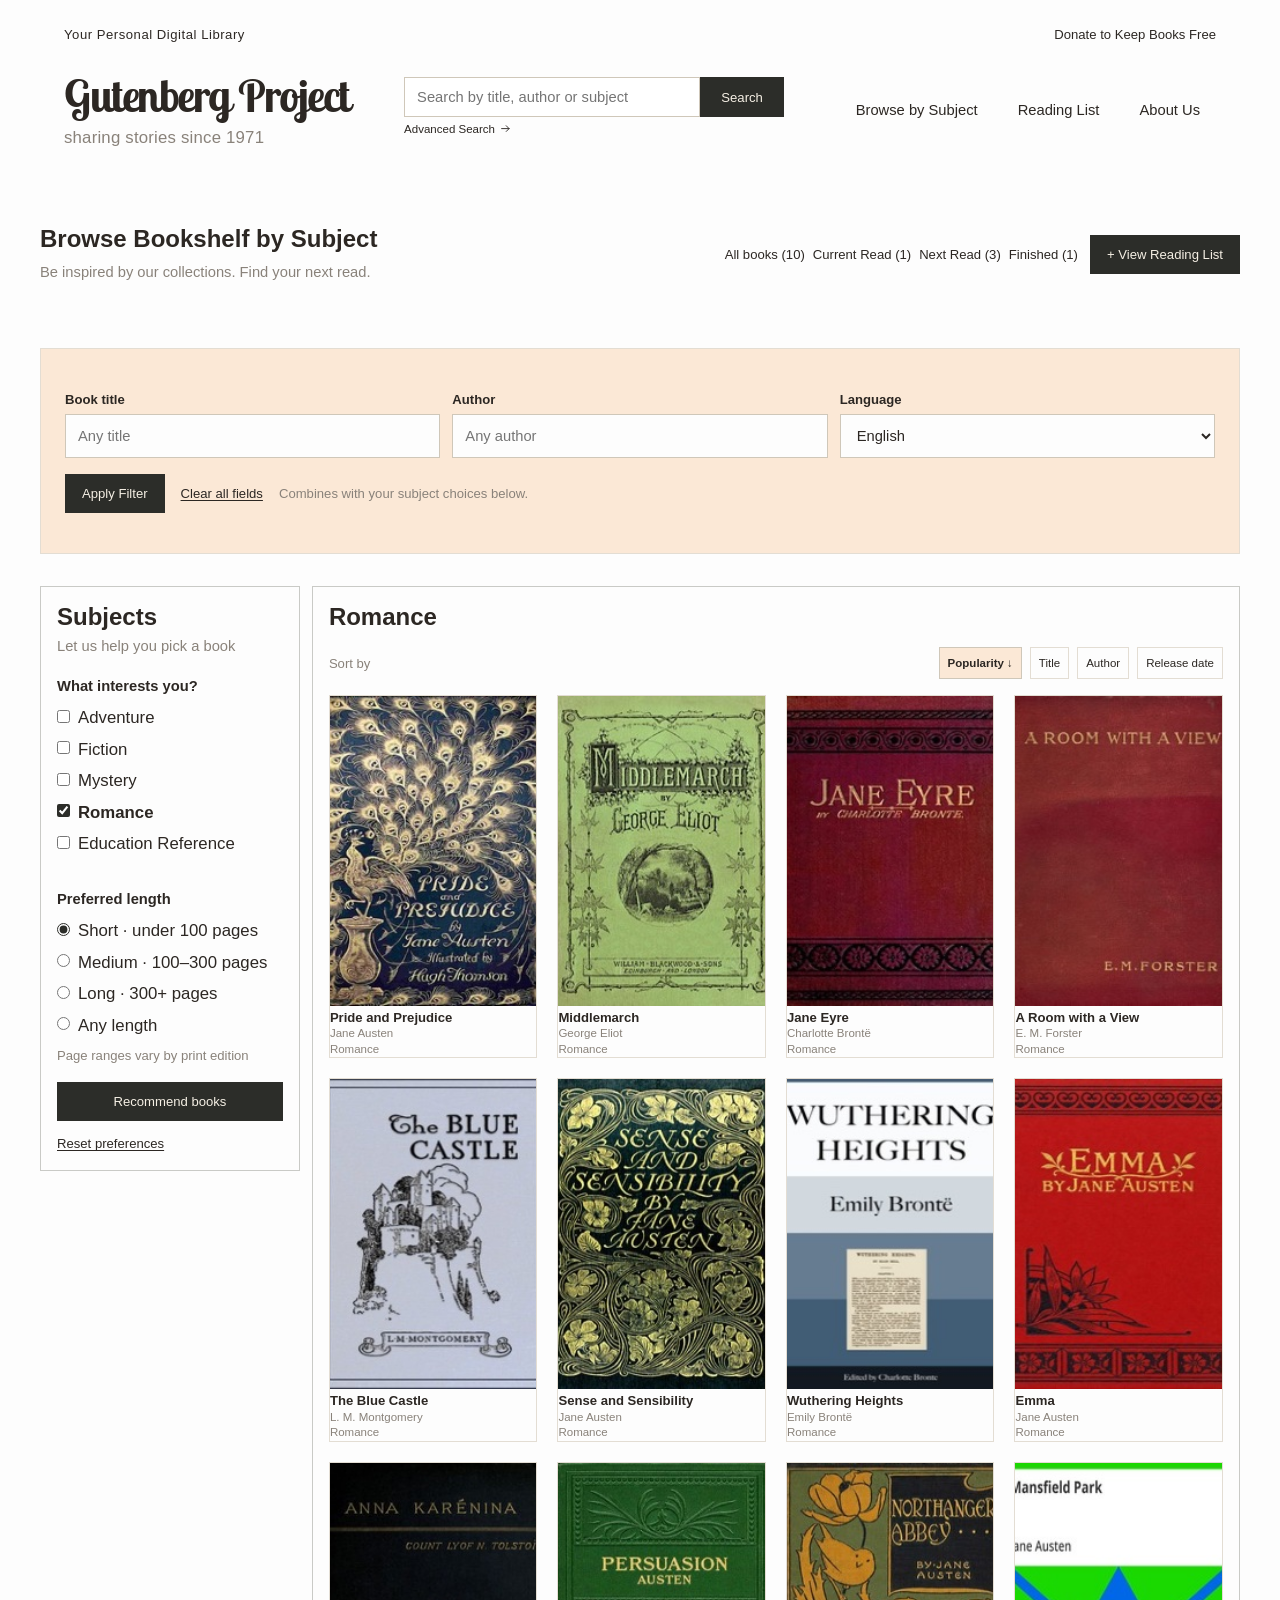
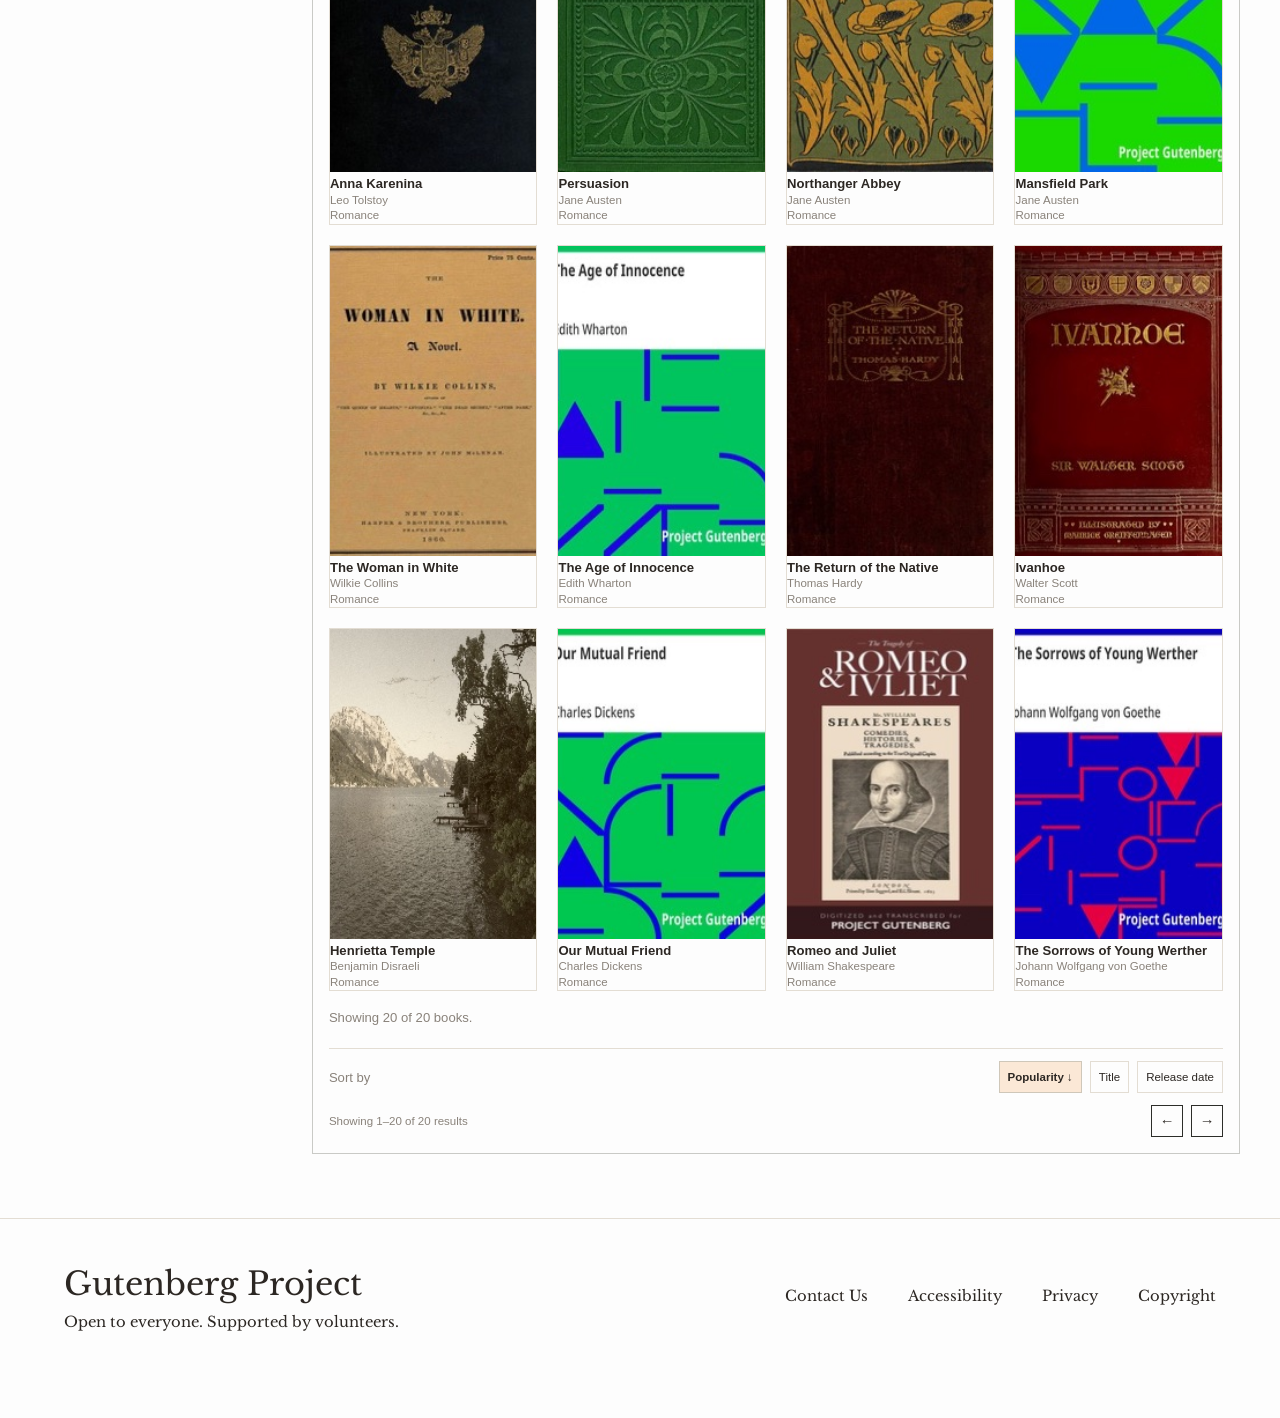
<file: by-subject.html>
<!doctype html>
<html lang="en">
  <head>
    <meta charset="UTF-8">
    <meta name="viewport" content="width=device-width, initial-scale=1.0">
    <meta name="description" content="A free personal digital library of timeless ebooks.">
    <title>Gutenberg Project — Browse by Subjects</title>

    <!-- Stylesheets -->
    <link rel="stylesheet" href="css/by-subject.css">
    <link rel="stylesheet" href="https://cdnjs.cloudflare.com/ajax/libs/font-awesome/4.7.0/css/font-awesome.min.css">
    <script src="js/mobile-nav.js" defer></script>
    <script src="js/by-subject-filter.js" defer></script>

    <!-- favicons -->
    <link rel="apple-touch-icon" sizes="180x180" href="favicon/apple-touch-icon.png">
    <link rel="icon" type="image/png" sizes="32x32" href="favicon/favicon-32x32.png">
    <link rel="icon" type="image/png" sizes="16x16" href="favicon/favicon-16x16.png">
    <link rel="manifest" href="favicon/site.webmanifest">
  </head>

  <body>

    <header>
      <div class="topbar">
        <div class="container topbar-inner">
          <p class="topbar-tagline">Your Personal Digital Library</p>
          <a
            class="topbar-link"
            href="https://www.gutenberg.org/donate/"
            target="_blank"
            rel="nofollow"
          >
            Donate to Keep Books Free
          </a>
        </div>
      </div>

      <div class="site-header">
        <div class="container nav-inner">
          <a class="brand" href="index.html" aria-label="Gutenberg Project Home">
            Gutenberg Project
            <small>sharing stories since 1971</small>
          </a>

          <form class="header-search" action="search-result.html" method="get" role="search">
            <div class="search-row">
              <input
                aria-label="Search the library"
                name="query"
                placeholder="Search by title, author or subject"
                type="text"
              >
              <button type="submit">Search</button>
            </div>
            <a class="advanced-search-link" href="advanced-search.html">
              Advanced Search
              <svg class="arrow" viewBox="0 0 16 16" aria-hidden="true">
                <path
                  d="M1 8h13M9 3l5 5-5 5"
                  stroke="currentColor"
                  stroke-width="1.6"
                  fill="none"
                  stroke-linecap="round"
                  stroke-linejoin="round"
                />
              </svg>
            </a>
          </form>

          <button class="mobile-nav-toggle" type="button" aria-expanded="false" aria-controls="primary-navigation">
            <span class="mobile-nav-icon" aria-hidden="true">
              <span></span>
              <span></span>
              <span></span>
            </span>
            <span></span>
          </button>

          <nav class="site-nav" id="primary-navigation" aria-label="Primary navigation">
            <a href="by-subject.html">Browse by Subject</a>
            <a href="reading-list.html">Reading List</a>
            <a href="about.html">About Us</a>
          </nav>
        </div>
      </div>
    </header>

    <!-- main content -->
    <main id="#by-subject">

      <!-- intro -->
      <section class="section-panel bysubject-intro">
        <div class="section-heading">
          <h2>Browse Bookshelf by Subject</h2>
          <p>Be inspired by our collections. Find your next read.</p>
        </div>
        <div class="customized-list">
          <ul class="bookshelf-status" aria-label="current bookshelf">
            <li>All books (10)</li>
            <li>Current Read (1)</li>
            <li>Next Read (3)</li>
            <li>Finished (1)</li>
          </ul>
          <button onclick="window.location.href='reading-list.html';">
            <span>+ </span>
            View Reading List
          </button>
        </div>
      </section>

      <!-- filter -->
      <section class="section-panel peach" aria-label="Filter books">
        <div class="filter-panel">
          <form class="filter-form" action="/search-result.html" method="get">
            <label>
              <span>Book title</span>
              <input name="query" placeholder="Any title" type="search" />
            </label>
            <label>
              <span>Author</span>
              <input name="author" placeholder="Any author" type="search" />
            </label>
            <label>
              <span>Language</span>
              <select name="language">
                <option value="English">English</option>
                <option value="French">French</option>
                <option value="German">German</option>
                <option value="Spanish">Spanish</option>
              </select>
            </label>
            <div class="filter-actions">
              <button type="submit">Apply Filter</button>
              <button type="reset">Clear all fields</button>
              <span>Combines with your subject choices below.</span>
            </div>
          </form>
        </div>
      </section>

      <section class="subject-browser">
        <aside class="subject-sidebar">
          <h2>Subjects</h2>
          <p>Let us help you pick a book</p>
          <div class="grid two">
            <fieldset>
              <legend>What interests you?</legend>
              <label>
                <input type="checkbox">
                Adventure
              </label>
              <label>
                <input type="checkbox">
                Fiction
              </label>
              <label>
                <input type="checkbox">
                Mystery
              </label>
              <label>
                <input type="checkbox" checked>
                <strong>Romance</strong>
              </label>
              <label>
                <input type="checkbox">
                Education Reference
              </label>
            </fieldset>
            <fieldset>
              <legend>Preferred length</legend>
              <label>
                <input type="radio" name="length" checked>
                Short · under 100 pages
              </label>
              <label>
                <input type="radio" name="length">
                Medium · 100–300 pages
              </label>
              <label>
                <input type="radio" name="length">
                Long · 300+ pages
              </label>
              <label>
                <input type="radio" name="length">
                Any length
              </label>
            </fieldset>
          </div>
          <small>Page ranges vary by print edition</small>
          <button class="recommend-button" type="button">Recommend books</button>
          <button class="reset-link" type="button">Reset preferences</button>
        </aside>

        <div class="subject-catalog">
          <h2>Romance</h2>
          <div class="catalog-tools">
            <span>Sort by</span>
            <div>
              <button class="active-sort" type="button">Popularity ↓</button>
              <button type="button">Title</button>
              <button type="button">Author</button>
              <button type="button">Release date</button>
            </div>
          </div>

          <div class="catalog-grid" data-language="English">
            <article class="catalog-card">
              <img src="img/books/pride-prejudice.jpg" alt="Cover of Pride and Prejudice" />
              <h3>Pride and Prejudice</h3>
              <p>Jane Austen</p>
              <span>Romance</span>
            </article>
            <article class="catalog-card">
              <img src="img/books/middlemarch.jpg" alt="Cover of Middlemarch" />
              <h3>Middlemarch</h3>
              <p>George Eliot</p>
              <span>Romance</span>
            </article>
            <article class="catalog-card">
              <img src="img/books/jane-eyre.jpg" alt="Cover of Jane Eyre" />
              <h3>Jane Eyre</h3>
              <p>Charlotte Brontë</p>
              <span>Romance</span>
            </article>
            <article class="catalog-card">
              <img src="img/books/room.jpg" alt="Cover of A Room with a View" />
              <h3>A Room with a View</h3>
              <p>E. M. Forster</p>
              <span>Romance</span>
            </article>
            <article class="catalog-card">
              <img src="img/books/blue-castle.jpg" alt="Cover of The Blue Castle" />
              <h3>The Blue Castle</h3>
              <p>L. M. Montgomery</p>
              <span>Romance</span>
            </article>
            <article class="catalog-card">
              <img src="img/books/sense.jpg" alt="Cover of Sense and Sensibility" />
              <h3>Sense and Sensibility</h3>
              <p>Jane Austen</p>
              <span>Romance</span>
            </article>
            <article class="catalog-card">
              <img src="img/books/wuthering.jpg" alt="Cover of Wuthering Heights" />
              <h3>Wuthering Heights</h3>
              <p>Emily Brontë</p>
              <span>Romance</span>
            </article>
            <article class="catalog-card">
              <img src="img/books/emma.jpg" alt="Cover of Emma" />
              <h3>Emma</h3>
              <p>Jane Austen</p>
              <span>Romance</span>
            </article>
            <article class="catalog-card">
              <img src="img/books/anna-karenina.jpg" alt="Cover of Anna Karenina" />
              <h3>Anna Karenina</h3>
              <p>Leo Tolstoy</p>
              <span>Romance</span>
            </article>
            <article class="catalog-card">
              <img src="img/books/persuasion.jpg" alt="Cover of Persuasion" />
              <h3>Persuasion</h3>
              <p>Jane Austen</p>
              <span>Romance</span>
            </article>
            <article class="catalog-card">
              <img src="img/books/northanger.jpg" alt="Cover of Northanger Abbey" />
              <h3>Northanger Abbey</h3>
              <p>Jane Austen</p>
              <span>Romance</span>
            </article>
            <article class="catalog-card">
              <img src="img/books/mansfield.jpg" alt="Cover of Mansfield Park" />
              <h3>Mansfield Park</h3>
              <p>Jane Austen</p>
              <span>Romance</span>
            </article>
            <article class="catalog-card">
              <img src="img/books/woman-white.jpg" alt="Cover of The Woman in White" />
              <h3>The Woman in White</h3>
              <p>Wilkie Collins</p>
              <span>Romance</span>
            </article>
            <article class="catalog-card">
              <img src="img/books/age-innocence.jpg" alt="Cover of The Age of Innocence" />
              <h3>The Age of Innocence</h3>
              <p>Edith Wharton</p>
              <span>Romance</span>
            </article>
            <article class="catalog-card">
              <img src="img/books/return-native.jpg" alt="Cover of The Return of the Native" />
              <h3>The Return of the Native</h3>
              <p>Thomas Hardy</p>
              <span>Romance</span>
            </article>
            <article class="catalog-card">
              <img src="img/books/ivanhoe.jpg" alt="Cover of Ivanhoe" />
              <h3>Ivanhoe</h3>
              <p>Walter Scott</p>
              <span>Romance</span>
            </article>
            <article class="catalog-card">
              <img src="img/books/henrietta.jpg" alt="Cover of Henrietta Temple" />
              <h3>Henrietta Temple</h3>
              <p>Benjamin Disraeli</p>
              <span>Romance</span>
            </article>
            <article class="catalog-card">
              <img src="img/books/mutual-friend.jpg" alt="Cover of Our Mutual Friend" />
              <h3>Our Mutual Friend</h3>
              <p>Charles Dickens</p>
              <span>Romance</span>
            </article>
            <article class="catalog-card">
              <img src="img/books/romeo-juliet.jpg" alt="Cover of Romeo and Juliet" />
              <h3>Romeo and Juliet</h3>
              <p>William Shakespeare</p>
              <span>Romance</span>
            </article>
            <article class="catalog-card">
              <img src="img/books/young-werther.jpg" alt="Cover of The Sorrows of Young Werther" />
              <h3>The Sorrows of Young Werther</h3>
              <p>Johann Wolfgang von Goethe</p>
              <span>Romance</span>
            </article>
          </div>
          <p class="filter-result-count" role="status" aria-live="polite"></p>

          <div class="catalog-bottom">
            <div class="catalog-tools">
              <span>Sort by</span>
              <div>
                <button class="active-sort" type="button">Popularity ↓</button>
                <button type="button">Title</button>
                <button type="button">Release date</button>
              </div>
            </div>
            <div class="pagination">
              <span>Showing 1–20 of 24546 results</span>
              <button class="outline" type="button" aria-label="Previous page">←</button>
              <button class="outline" type="button" aria-label="Next page">→</button>
            </div>
          </div>
        </div>
      </section>

    </main>

    <!-- footer -->
    <footer>
      <div class="container footer-inner">
        <div>
          <strong>Gutenberg Project</strong>
          <span>Open to everyone. Supported by volunteers.</span>
        </div>
        <nav class="footer-nav" aria-label="Footer navigation">
          <a href="https://www.gutenberg.org/contact/">Contact Us</a>
          <a href="https://www.gutenberg.org/a11y/">Accessibility</a>
          <a href="https://www.gutenberg.org/policy/privacy_policy.html">Privacy</a>
          <a href="https://www.gutenberg.org/help/copyright.html">Copyright</a>
        </nav>
      </div>
    </footer>

  </body>
</html>
</file>
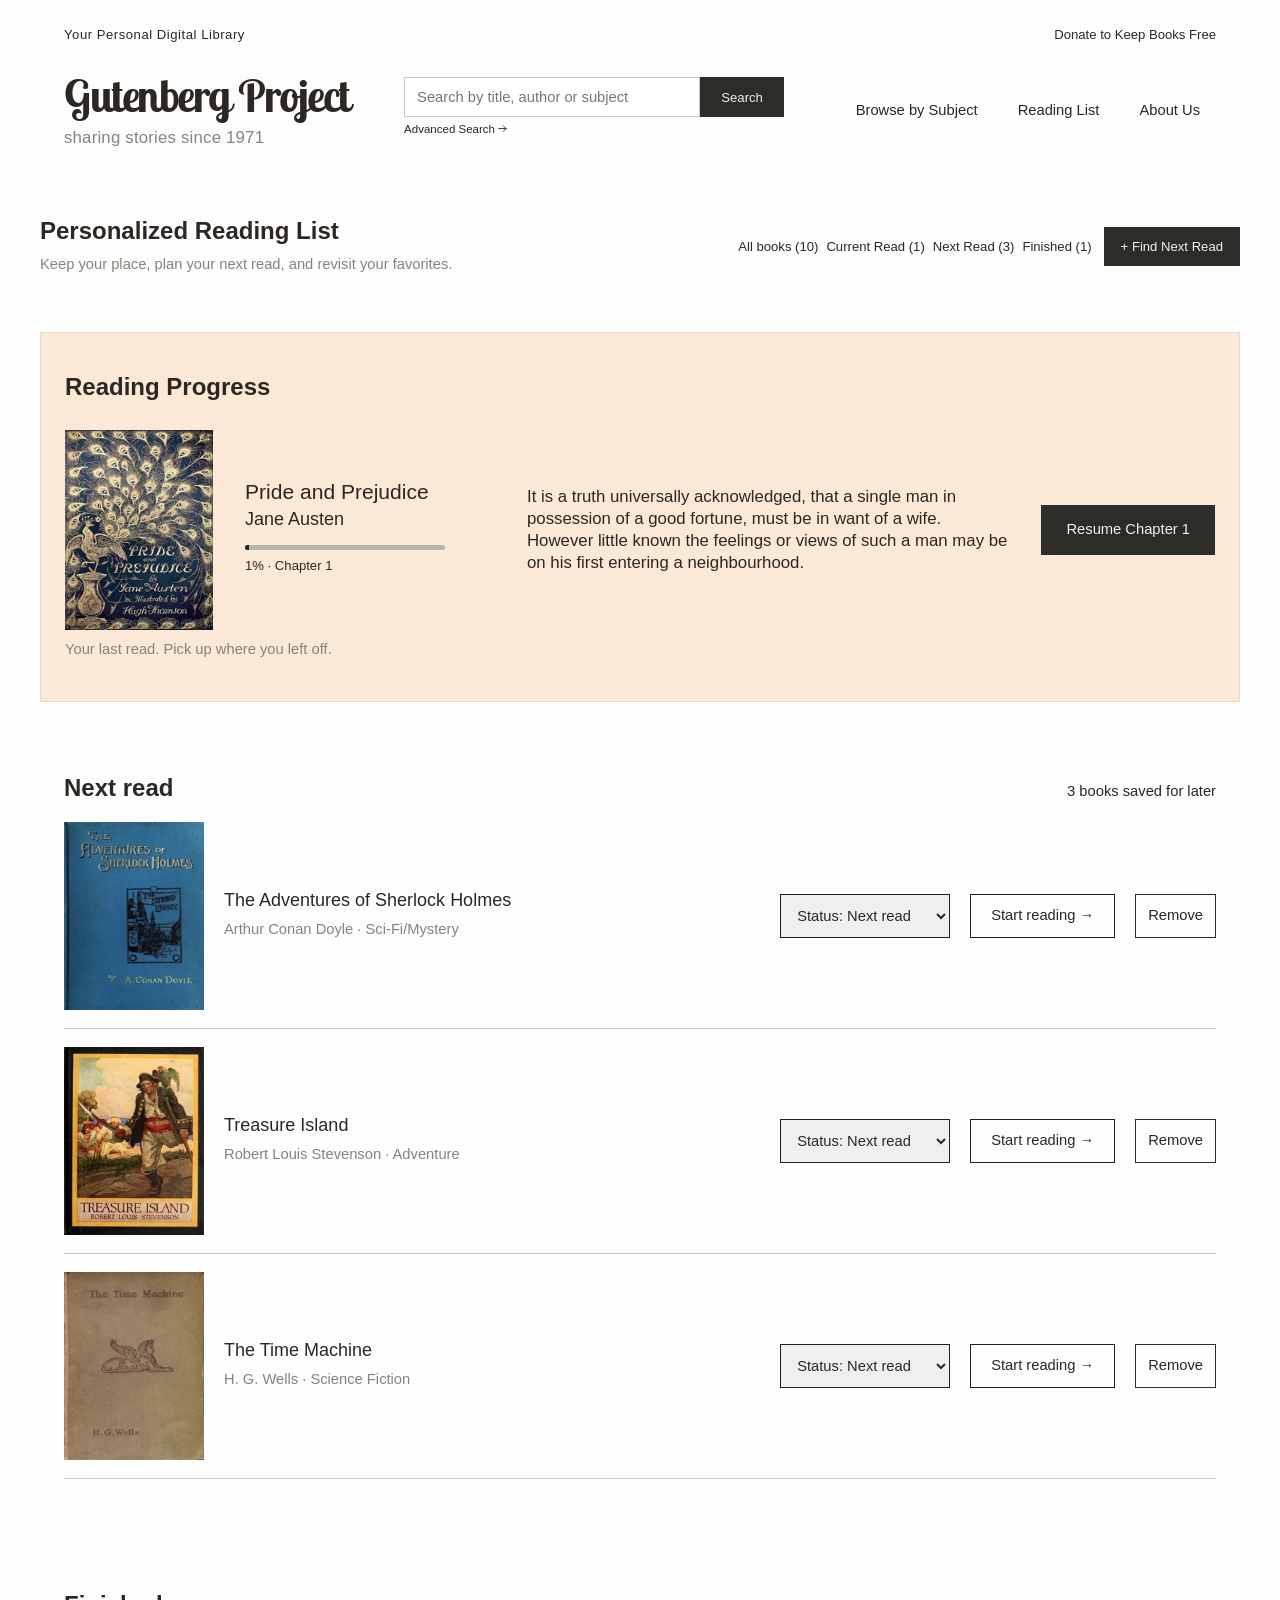
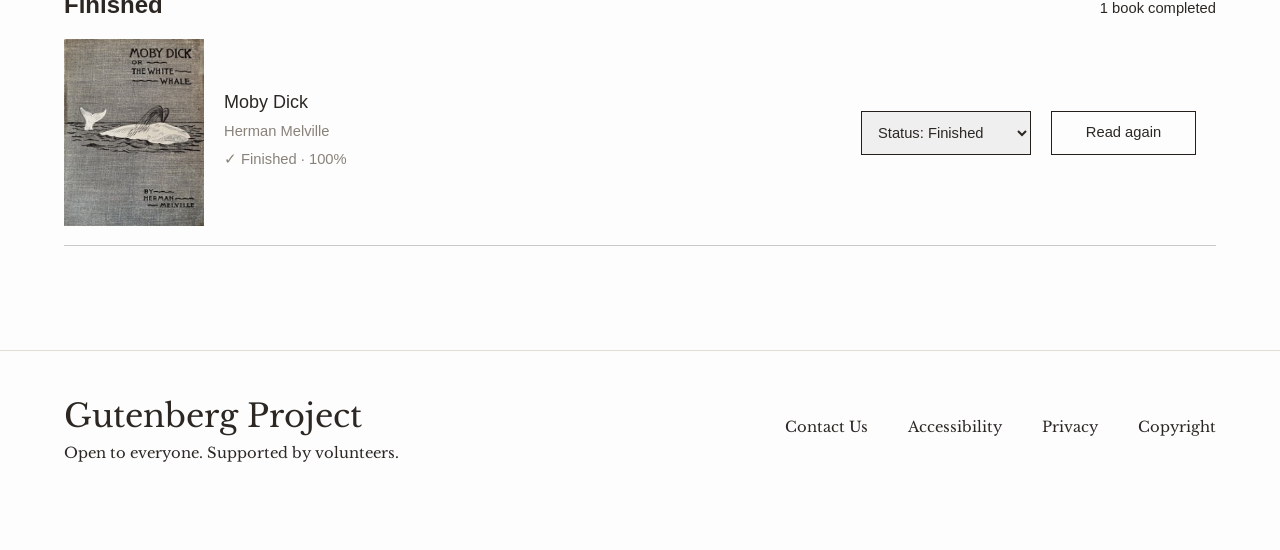
<file: reading-list.html>
<!doctype html>
<html lang="en">
  <head>
    <meta charset="UTF-8">
    <meta name="viewport" content="width=device-width, initial-scale=1.0">
    <meta name="description" content="A free personal digital library of timeless ebooks.">
    <title>Gutenberg Project — Reading List</title>

    <!-- Stylesheets -->
    <link rel="stylesheet" href="css/reading-list.css">
    <link rel="stylesheet" href="https://cdnjs.cloudflare.com/ajax/libs/font-awesome/4.7.0/css/font-awesome.min.css">
    <script src="js/mobile-nav.js" defer></script>
    <script src="js/simple-search.js" defer></script>

    <!-- favicons -->
    <link rel="apple-touch-icon" sizes="180x180" href="favicon/apple-touch-icon.png">
    <link rel="icon" type="image/png" sizes="32x32" href="favicon/favicon-32x32.png">
    <link rel="icon" type="image/png" sizes="16x16" href="favicon/favicon-16x16.png">
    <link rel="manifest" href="favicon/site.webmanifest">
  </head>

  <body>
    
    <header>
      <div class="topbar">
        <div class="container topbar-inner">
          <p class="topbar-tagline">Your Personal Digital Library</p>
          <a class="topbar-link" href="https://www.gutenberg.org/donate/" target="_blank" rel="nofollow">Donate to Keep Books Free</a>
        </div>
      </div>

      <div class="site-header">
        <div class="container nav-inner">
          <a class="brand" href="index.html" aria-label="Gutenberg Project Home">
            Gutenberg Project
            <small>sharing stories since 1971</small>
          </a>

          <form class="header-search" action="search-result.html" method="get" role="search">
            <div class="search-row">
              <input id="search-input" aria-label="Search the library" name="query" placeholder="Search by title, author or subject" type="search">
              <button type="submit">Search</button>
            </div>
            <a class="advanced-search-link" href="advanced-search.html">Advanced Search<svg class="arrow" viewBox="0 0 16 16" aria-hidden="true"><path d="M1 8h13M9 3l5 5-5 5" stroke="currentColor" stroke-width="1.6" fill="none" stroke-linecap="round" stroke-linejoin="round"/></svg></a>
          </form>

          <button class="mobile-nav-toggle" type="button" aria-expanded="false" aria-controls="primary-navigation">
              <span class="mobile-nav-icon" aria-hidden="true">
                  <span></span>
                  <span></span>
                  <span></span>
              </span>
              <span></span>
          </button>

          <nav class="site-nav" id="primary-navigation" aria-label="Primary navigation">
            <a href="by-subject.html">Browse by Subject</a>
            <a href="reading-list.html">Reading List</a>
            <a href="about.html">About Us</a>
          </nav>
        </div>
      </div>
    </header>
    
    <!-- main content -->
    <main id="#reading-list">
      <section class="section-panel reading-intro">
        <div class="section-heading">
          <h2>Personalized Reading List</h2>
          <p>Keep your place, plan your next read, and revisit your favorites.</p>
        </div>
        <div class="customized-list">
          <ul class="bookshelf-status" aria-label="current bookshelf">
            <li>All books (10)</li>
            <li>Current Read (1)</li>
            <li>Next Read (3)</li>
            <li>Finished (1)</li>
          </ul>
          <button onclick="window.location.href='by-subject.html';">
            <span>+ </span>
            Find Next Read
          </button>
        </div>
      </section>

      <!-- reading progress -->
      <section class="section-panel peach" id="progress">
        <div class="section-heading">
          <h2>Reading Progress</h2><br>          
        </div>
        <div class="progress-content">
          <img src="img/books/pride-prejudice.jpg" alt="Pride and Prejudice cover">
          <div class="current-book">
            <h3>Pride and Prejudice</h3>
            <p>Jane Austen</p>
            <div class="progress-bar"><span></span></div>
            <small>1% · Chapter 1</small>
          </div>
          <p class="book-excerpt">
            It is a truth universally acknowledged, that a single man in
            possession of a good fortune, must be in want of a wife. However
            little known the feelings or views of such a man may be on his
            first entering a neighbourhood.
          </p>
          <button class="midsize-button">Resume Chapter 1</button>
        </div>
        <p class="panel-note">Your last read. Pick up where you left off.</p>
      </section>

      <!-- personalized list -->
      <section class="section-panel reading-group next-read">
        <div class="section-heading row">
          <h2>Next read</h2>
          <span>3 books saved for later</span>
        </div>

        <!-- book 1 -->
        <article class="reading-row">
          <img src="img/books/sherlock.jpg" alt="Cover of The Adventures of Sherlock Holmes" />
          <div><h3>The Adventures of Sherlock Holmes</h3><p>Arthur Conan Doyle · Sci-Fi/Mystery</p></div>
          <select aria-label="Status for The Adventures of Sherlock Holmes">
            <option>Status: Next read</option>
            <option>Current</option>
            <option>Finished</option>
          </select>
          <a href="#">Start reading →</a>
          <button class="outline" type="button">Remove</button>
        </article>

        <!-- book 2 -->
        <article class="reading-row">
          <img src="img/books/treasure.jpg" alt="Cover of Treasure Island" />
          <div><h3>Treasure Island</h3><p>Robert Louis Stevenson · Adventure</p></div>
          <select aria-label="Status for Treasure Island">
            <option>Status: Next read</option>
            <option>Current</option>
            <option>Finished</option>
          </select>
          <a href="#">Start reading →</a>
          <button class="outline" type="button">Remove</button>
        </article>

        <!-- book 3 -->
        <article class="reading-row">
          <img src="img/books/time.jpg" alt="Cover of The Time Machine" />
          <div><h3>The Time Machine</h3><p>H. G. Wells · Science Fiction</p></div>
          <select aria-label="Status for The Time Machine">
            <option>Status: Next read</option>
            <option>Current</option>
            <option>Finished</option>
          </select>
          <a href="#">Start reading →</a>
          <button class="outline" type="button">Remove</button>
        </article>
      </section>

      <!-- finished reading -->
      <section class="section-panel reading-group finished">
        <div class="section-heading row">
          <h2>Finished</h2>
          <span>1 book completed</span>
        </div>
        <article class="reading-row">
          <img src="img/books/moby-dick.jpg" alt="Cover of Moby Dick" />
          <div><h3>Moby Dick</h3><p>Herman Melville</p><small>✓ Finished · 100%</small></div>
          <select aria-label="Status for Moby Dick"><option>Status: Finished</option><option>Current</option><option>Next read</option></select>
          <a href="#">Read again</a>
        </article>
      </section>
    </main>
    
    <!-- footer -->
    <footer>
      <div class="container footer-inner">
        <div>
          <strong>Gutenberg Project</strong>
          <span>Open to everyone. Supported by volunteers.</span>
        </div>
        <nav class="footer-nav" aria-label="Footer navigation">
          <a href="https://www.gutenberg.org/contact/">Contact Us</a>
          <a href="https://www.gutenberg.org/a11y/">Accessibility</a>
          <a href="https://www.gutenberg.org/policy/privacy_policy.html">Privacy</a>
          <a href="https://www.gutenberg.org/help/copyright.html">Copyright</a>
        </nav>
      </div>
    </footer>

  </body>
</html>
</file>
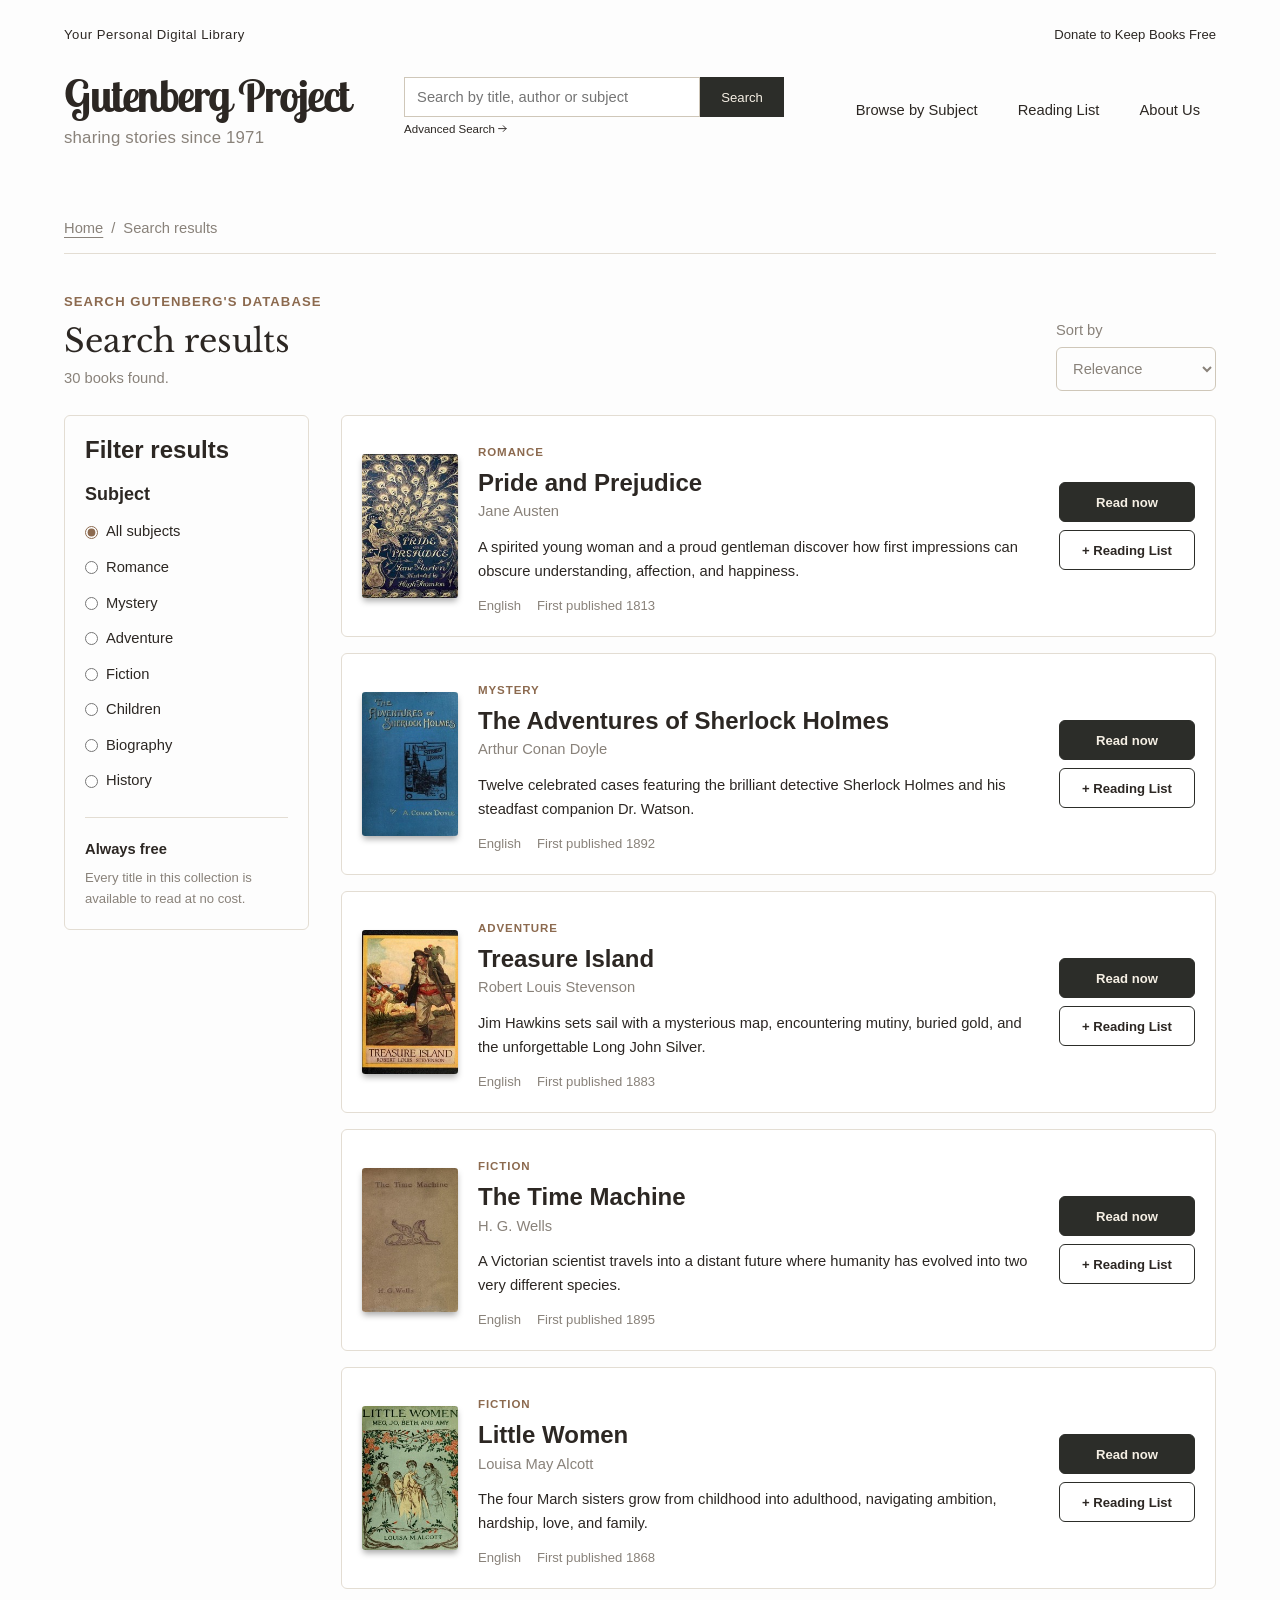
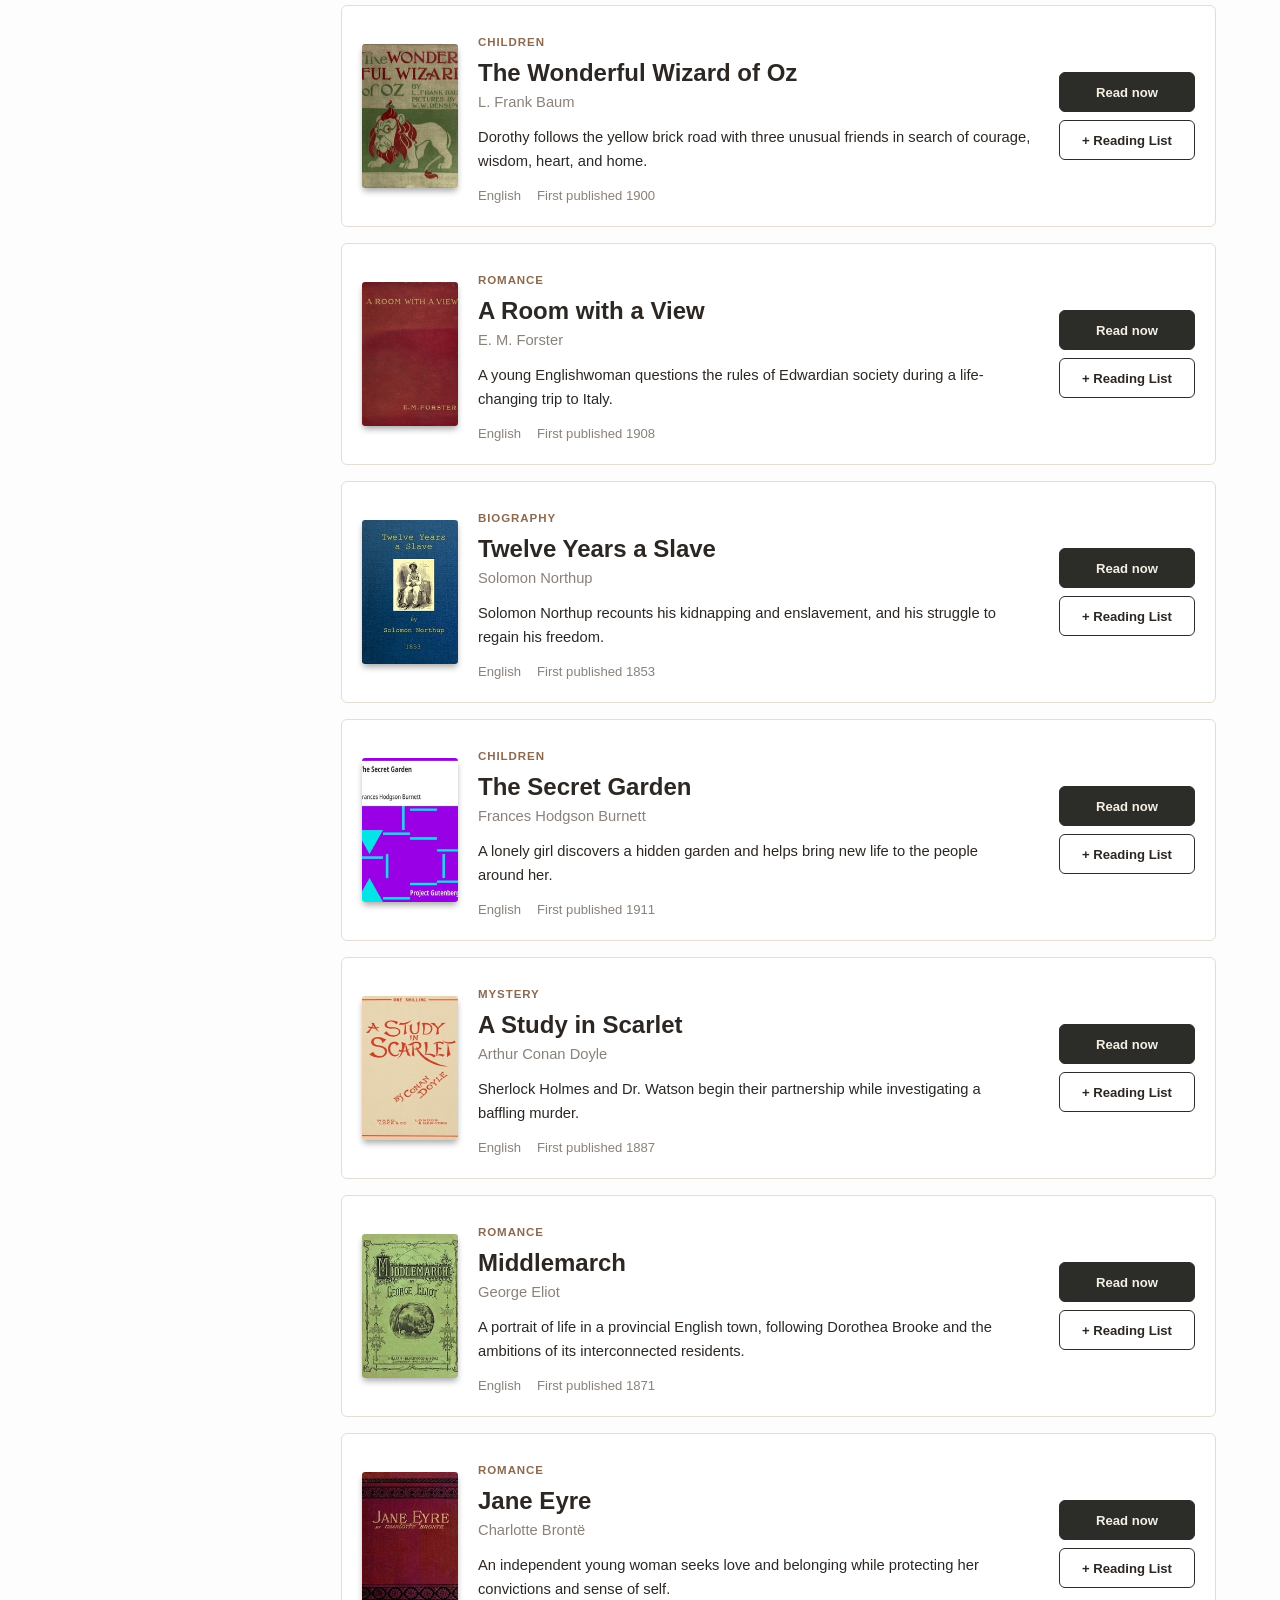
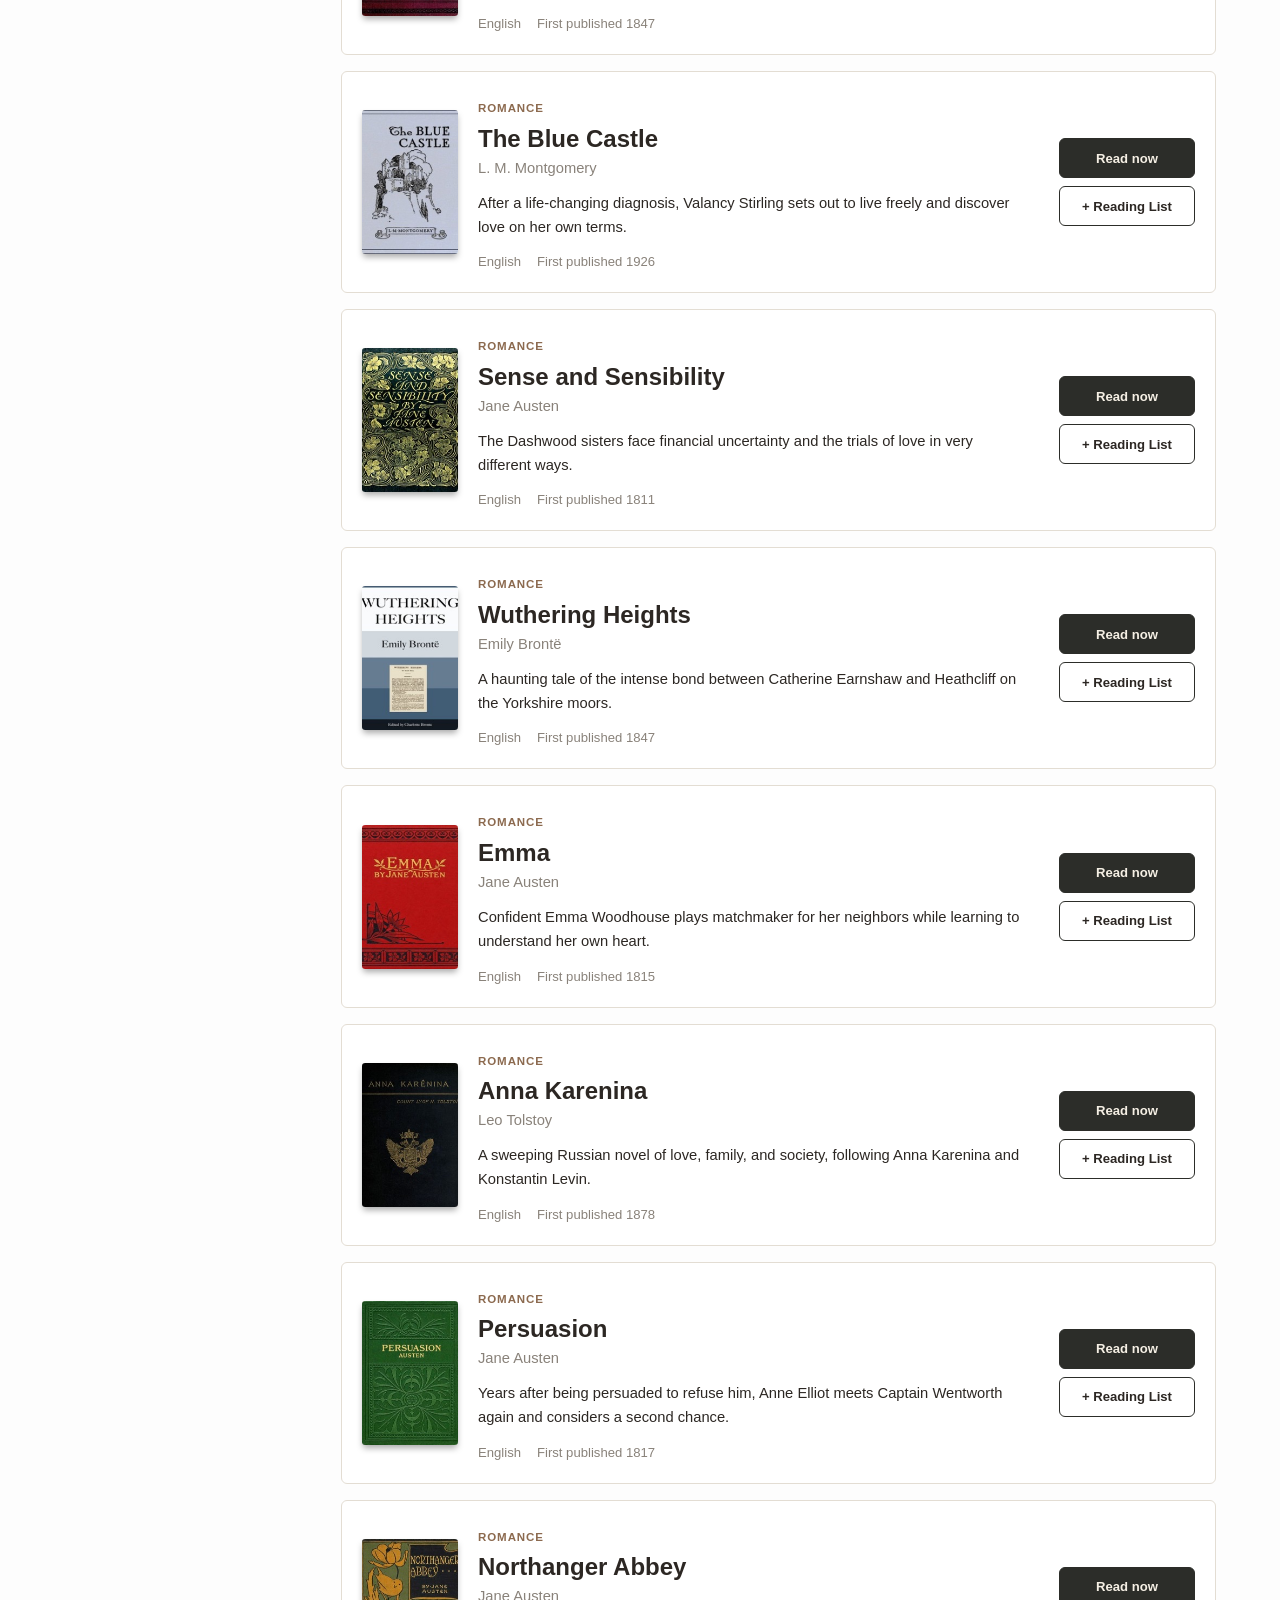
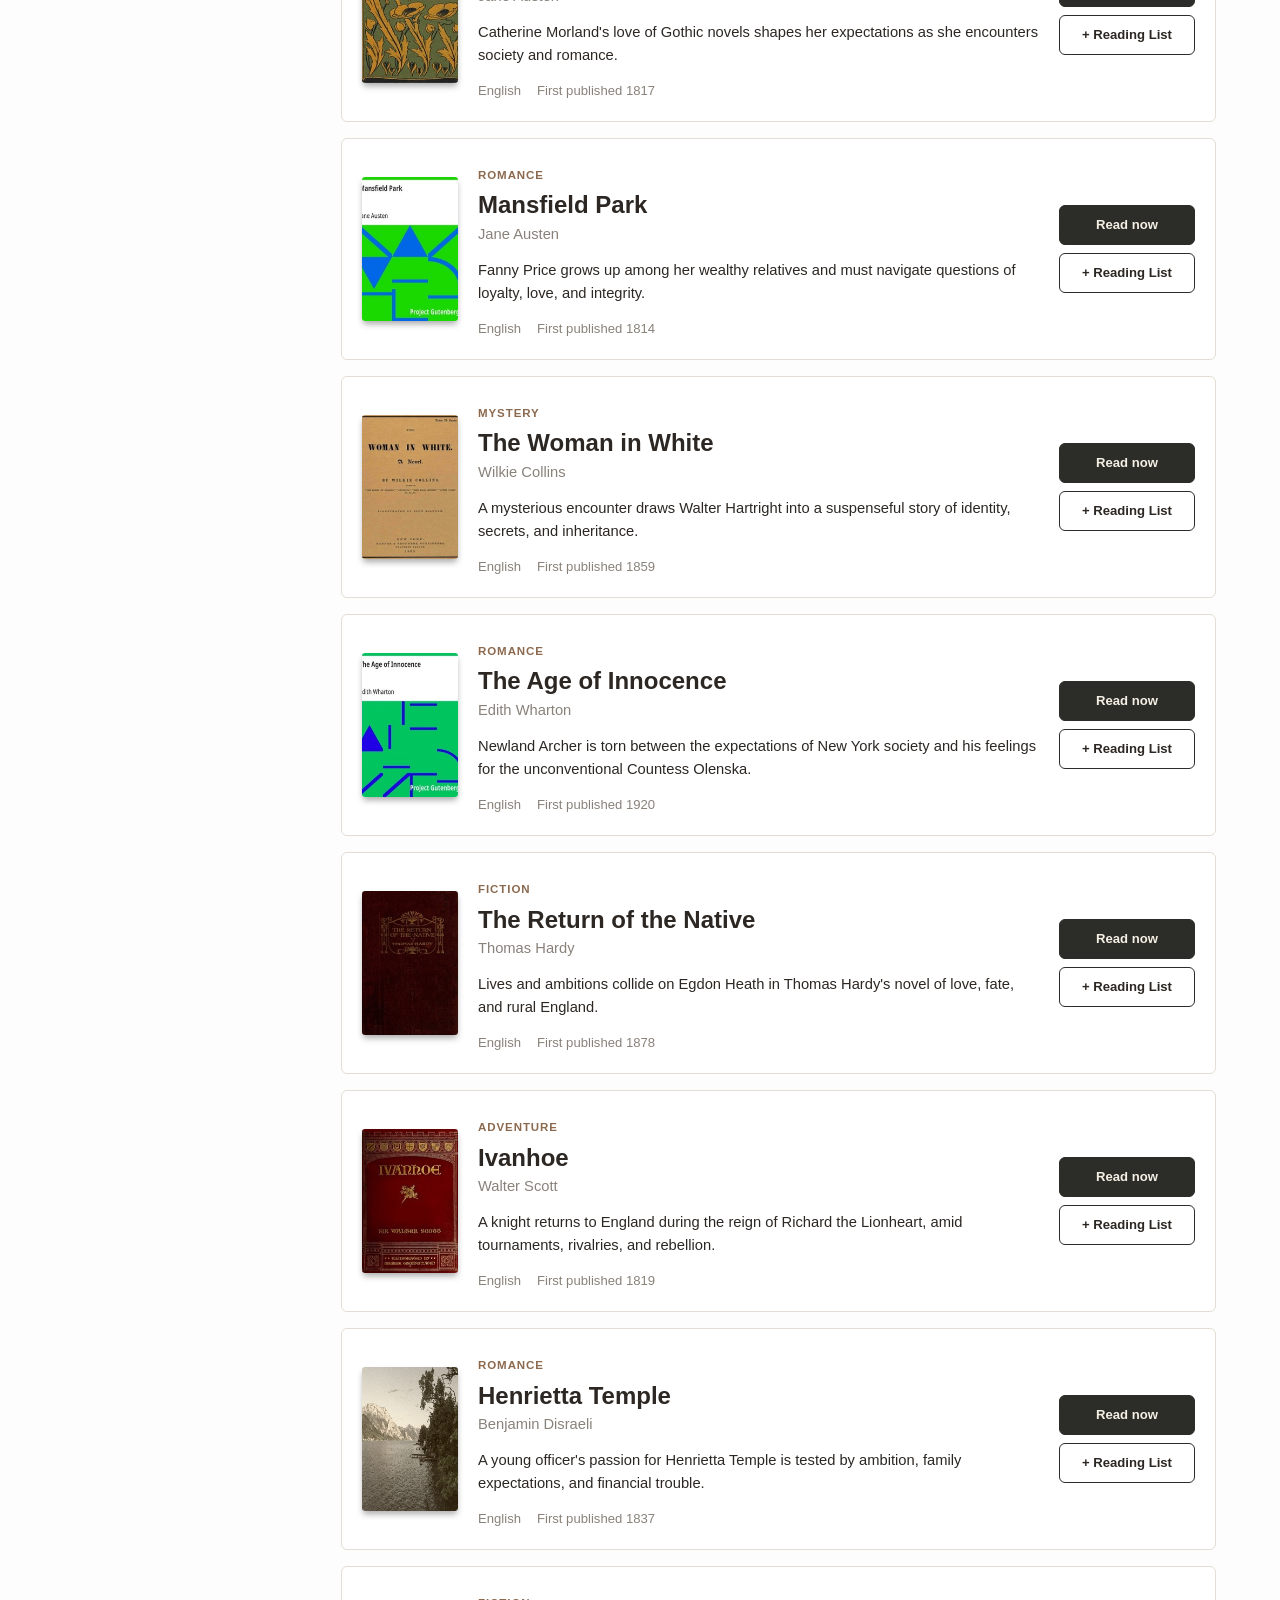
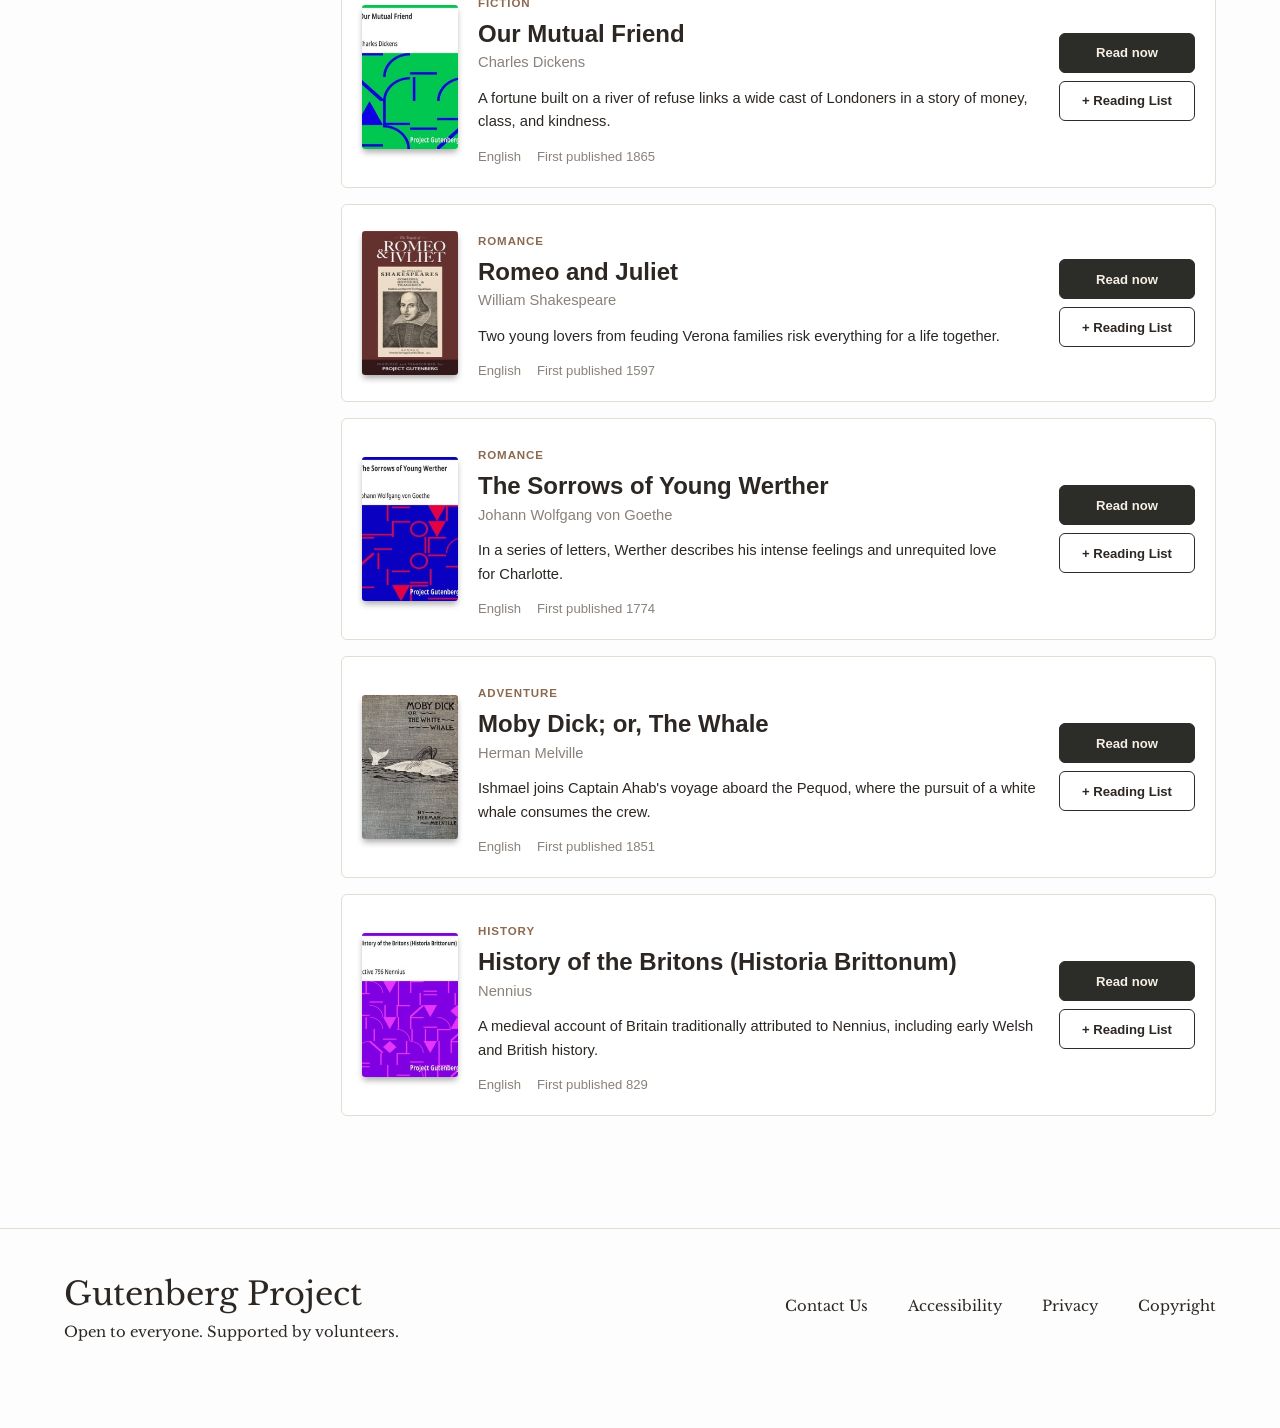
<file: search-result.html>
<!doctype html>
<html lang="en">
  <head>
    <meta charset="UTF-8">
    <meta name="viewport" content="width=device-width, initial-scale=1.0">
    <meta name="description" content="A free personal digital library of timeless ebooks.">
    <title>Gutenberg Project — Search Results</title>

    <!-- Stylesheets -->
    <link rel="stylesheet" href="css/search-result.css">
    <link rel="stylesheet" href="https://cdnjs.cloudflare.com/ajax/libs/font-awesome/4.7.0/css/font-awesome.min.css">
    <script src="js/mobile-nav.js" defer></script>
    <script src="js/simple-search.js" defer></script>

    <!-- favicons -->
    <link rel="apple-touch-icon" sizes="180x180" href="favicon/apple-touch-icon.png">
    <link rel="icon" type="image/png" sizes="32x32" href="favicon/favicon-32x32.png">
    <link rel="icon" type="image/png" sizes="16x16" href="favicon/favicon-16x16.png">
    <link rel="manifest" href="favicon/site.webmanifest">
  </head>

  <body>
    
    <header>
      <div class="topbar">
        <div class="container topbar-inner">
          <p class="topbar-tagline">Your Personal Digital Library</p>
          <a class="topbar-link" href="https://www.gutenberg.org/donate/" target="_blank" rel="nofollow">Donate to Keep Books Free</a>
        </div>
      </div>

      <div class="site-header">
        <div class="container nav-inner">
          <a class="brand" href="index.html" aria-label="Gutenberg Project Home">
            Gutenberg Project
            <small>sharing stories since 1971</small>
          </a>

          <form class="header-search" action="search-result.html" method="get" role="search">
            <div class="search-row">
              <input id="search-input" aria-label="Search the library" name="query" placeholder="Search by title, author or subject" type="search">
              <button type="submit">Search</button>
            </div>
            <a class="advanced-search-link" href="advanced-search.html">Advanced Search<svg class="arrow" viewBox="0 0 16 16" aria-hidden="true"><path d="M1 8h13M9 3l5 5-5 5" stroke="currentColor" stroke-width="1.6" fill="none" stroke-linecap="round" stroke-linejoin="round"/></svg></a>
          </form>

          <button class="mobile-nav-toggle" type="button" aria-expanded="false" aria-controls="primary-navigation">
              <span class="mobile-nav-icon" aria-hidden="true">
                  <span></span>
                  <span></span>
                  <span></span>
              </span>
              <span></span>
          </button>

          <nav class="site-nav" id="primary-navigation" aria-label="Primary navigation">
            <a href="by-subject.html">Browse by Subject</a>
            <a href="reading-list.html">Reading List</a>
            <a href="about.html">About Us</a>
          </nav>
        </div>
      </div>
    </header>
    
    <!-- main content -->
    <main id="search-result">
      <div class="container search-page">
        <nav class="search-breadcrumb" aria-label="Breadcrumb">
          <a href="index.html">Home</a>
          <span aria-hidden="true">/</span>
          <span>Search results</span>
        </nav>

        <div class="results-header">
          <div>
            <span class="eyebrow">Search Gutenberg's Database</span>
            <h1 id="results-title">Search results</h1>
            <p id="results-summary" aria-live="polite">
              Browse all books in the collection.
            </p>
          </div>

          <label class="sort-control" for="sort-results">
            <span>Sort by</span>
            <select id="sort-results">
              <option value="relevance">Relevance</option>
              <option value="title">Title A–Z</option>
              <option value="author">Author A–Z</option>
            </select>
          </label>
        </div>

        <div class="results-layout">
          <aside class="results-filters" aria-label="Search filters">
            <h2>Filter results</h2>
            <fieldset>
              <legend>Subject</legend>
              <label><input type="radio" name="subject" value="all" checked> All subjects</label>
              <label><input type="radio" name="subject" value="romance"> Romance</label>
              <label><input type="radio" name="subject" value="mystery"> Mystery</label>
              <label><input type="radio" name="subject" value="adventure"> Adventure</label>
              <label><input type="radio" name="subject" value="fiction"> Fiction</label>
              <label><input type="radio" name="subject" value="children"> Children</label>
              <label><input type="radio" name="subject" value="biography"> Biography</label>
              <label><input type="radio" name="subject" value="history"> History</label>
            </fieldset>
            <div class="filter-note">
              <strong>Always free</strong>
              <p>Every title in this collection is available to read at no cost.</p>
            </div>
          </aside>

          <div class="results-column">
            <div id="results-list" class="results-list">
            </div>

            <div id="no-results" class="no-results" hidden>
              <h2>No books found</h2>
              <p>Try a different title, author, or subject.</p>
              <a href="search-result.html">View the complete collection</a>
            </div>
          </div>
        </div>
      </div>
    </main>

    <!-- footer -->
    <footer>
      <div class="container footer-inner">
        <div>
          <strong>Gutenberg Project</strong>
          <span>Open to everyone. Supported by volunteers.</span>
        </div>
        <nav class="footer-nav" aria-label="Footer navigation">
          <a href="https://www.gutenberg.org/contact/">Contact Us</a>
          <a href="https://www.gutenberg.org/a11y/">Accessibility</a>
          <a href="https://www.gutenberg.org/policy/privacy_policy.html">Privacy</a>
          <a href="https://www.gutenberg.org/help/copyright.html">Copyright</a>
        </nav>
      </div>
    </footer>

  </body>
</html>
</file>
<file: css/style.css>
@import url('https://fonts.googleapis.com/css2?family=Libre+Baskerville:wght@400;700&family=Lobster+Two:ital,wght@0,700;1,700&display=swap');
:root {
  /* colors */
  --color-background: #FDFDFD;
  --color-light-peach: #e3e0dd;
  --color-peach: #FBE8D6;
  --color-gray: #d5d3d3;
  --color-charcoal-light: #e1dcd8;
  --color-charcoal-dark: #241F1B;

  /* button colors */
  --color-button: #2C2D29;
  --color-button-hover: #c2c4bc;
  --color-button-border: #2C2D29;

  /* progress bar */
  --color-progress: #22231f;
  --color-progress-bg:#b3b4ae; /* #DDD6CA; */

  /* Text */
  --color-text: #2C2723;
  --color-text-gray: #777873;
  --color-text-muted: #89827a;
  --color-text-inverse: #F5EFE4;

  /* Accents */
  --color-accent: #8C6A4F;         /* links */
  --color-accent-hover: #6E4F38;
  --color-border-faint: #E3DDD3;
  --color-border-darker: #CFC7B9;
  --color-border-gray: #c9cac6;

  /* box-shadow */
  --color-box-shadow: rgba(0, 0, 0, 0.342);
  --box-shadow-md: 0 4px 6px -1px var(--color-box-shadow);

  /* Font */
  --font-site-brand: 'Lobster Two', Georgia, serif;
  --font-footer: 'Libre Baskerville', Georgia, serif;
  --font-body: 'General Sans', 'Helvetica Neue', Arial, sans-serif;
  --text-xxs: clamp(0.65rem, 0.6rem + 0.15vw, 0.875rem);
  --text-xs: clamp(0.75rem, 0.7rem + 0.15vw, 0.875rem);
  --text-sm: clamp(0.875rem, 0.8rem + 0.15vw, 1rem);
  --text-md: clamp(0.9rem, 0.85rem + 0.25vw, 1.05rem);
  --text-base: clamp(1rem, 0.95rem + 0.25vw, 1.125rem);
  --text-lg: clamp(1.125rem, 1rem + 0.75vw, 1.5rem);
  --text-xl: clamp(1.5rem, 1.2rem + 1.05vw, 2rem);
  --text-2xl: clamp(1.75rem, 3vw, 2.25rem);
  --text-3xl: clamp(1.85rem, 4vw, 2.8rem);

  /* Spacing */
  --space-sm: 0.1rem;
  --space-1: 0.25rem;
  --space-2: 0.5rem;
  --space-3: 0.75rem;
  --space-4: 1rem;
  --space-5: 1.25rem;
  --space-6: 1.5rem;
  --space-8: 2rem;
  --space-10: 2.5rem;
  --space-12: 3rem;
  --space-16: 4rem;

  /* Border Radius */
  --radius-sm: 0.375rem;
  --radius-full: 9999px;

  /* Transitions */
  --transition-interactive: 180ms cubic-bezier(0.16, 1, 0.3, 1);

  /* content width */
  --content-width: 1200px;
  --button-width: 200px;
  --arrival-card-width: 280px;

  /* min-height */
  --panel-height: 250px;
  --footer-height: 200px;

  /* form element */
  --form-group-width: 50vw;
  --form-input-width: 40vw;
  --form-label-width: 120px;
  --search-width: 340px;
  --select-height: 2.75rem;
  --button-rectangle-height: 2.5rem;
  --button-square-height: 2rem;

}

/* --------------------------------------------------------------------------
   Base
   -------------------------------------------------------------------------- */
*,
*::before,
*::after {
  box-sizing: border-box;
  margin: 0;
  padding: 0;
  /* outline: red 1px solid !important;  */
}

html {
  scroll-behavior: smooth;
}

body {
  min-height: 100dvh;
  line-height: 1.6;
  font-family: var(--font-body);
  font-size: var(--text-base);
  color: var(--color-text);
  background-color: var(--color-background);
}

img, picture, video, canvas, svg {
  display: block;
  max-width: 100%;
  height: auto;
}

ul, ol {
  list-style: none;
}

input, button, textarea, select {
  font: inherit;
  color: inherit;
}

h1, h2, h3 {
  font-family: var(--font-body);
  text-wrap: balance;
  line-height: 1.15;
  font-weight: 500;
}

p, li, figcaption {
  text-wrap: pretty;
}

/* highlight */
::selection {
  background: var(--color-peach);
  color: var(--color-text);
}

/* button styles */
button {
  border: 1px solid var(--color-button-border);
  background: var(--color-button);
  color: var(--color-text-inverse);
  cursor: pointer;
}

button:hover {
  background: var(--color-button-hover);
  color: var(--color-text);
}

button.outline {
  border: 1px solid var(--color-button-border);
  background: transparent;
  color: var(--color-text);
}

button.outline:hover {
  background: var(--color-charcoal-light);
}

a {
  color: inherit;
  text-decoration: none;
}

.arrow {
  display: inline-block;
  width: 0.98em;
  height: 0.8em;
  margin-left: 0.15em;
  vertical-align: center;
}

a, button, input, textarea, select {
  transition:
    color var(--transition-interactive),
    background var(--transition-interactive),
    border-color var(--transition-interactive),
    box-shadow var(--transition-interactive);
}

/* ----------------------------------------------------------
   Page layout
   ---------------------------------------------------------- */

main {
  display: block;
  min-height: 100dvh; /* dynamic viewport height*/
}

main > section {
  width: calc(100% - 32px);
  margin-inline: auto;
}

.container {
  width: min(var(--content-width), 90%);
  margin-inline: auto;
}

.grid {
  display: grid;
}

.grid.two {
  gap: var(--space-4);
  grid-template-columns: repeat(2, 1fr);
}

/* ----------------------------------------------------------
   Top utility bar
   ---------------------------------------------------------- */
.topbar {
  padding-top: var(--space-6);
  padding-bottom: var(--space-2);
  color: var(--text-inverse);
  font-size: var(--text-xs);
}

.topbar-inner {
  display: flex;
  align-items: center;
  justify-content: center;
  flex-wrap: wrap;
  gap: var(--space-2);
  text-align: center;
}

.topbar-tagline {
  margin: 0;
  letter-spacing: 0.04em;
}

.topbar-link {
  font-weight: 500;
  text-decoration: none;
}

.topbar-link:hover {
  transform: translateY(-1px);
  text-decoration: underline;
}

/* ----------------------------------------------------------
   Header
   ---------------------------------------------------------- */

.site-header {
  padding-block: var(--space-6);
  margin-bottom: 0;
}

.nav-inner {
  display: flex;
  justify-content: space-between;
  flex-wrap: wrap;
  gap: var(--space-2);
}

.brand {
  flex: 1 0 100%;
  text-decoration: none;
  font-family: var(--font-site-brand);
  font-size: var(--text-3xl);
  font-weight: 700;
  letter-spacing: -1.5px;
  line-height: .85;
  margin-bottom: var(--space-5);
}

.brand small {
  display: block;
  font-family: var(--font-body);
  margin-top: var(--space-4);
  font-size: var(--text-sm);
  font-weight: 400;
  letter-spacing: .2px;
  color: var(--color-text-muted);
}

.header-search form {
  position: relative;
  align-self: center;
}

.header-search {
  min-width: 0;
  flex: 1 1 auto;
}

.search-row {
  display: flex;
  width: min(100%, 380px);
  margin-inline: auto;
}

.search-row input {
  min-width: 0;
  flex: 1;
  height: var(--space-10);
  border: 1px solid var(--color-border-darker);
  padding: 0 12px;
  font-size: var(--text-sm);
  outline: none;
}

.search-row input:focus {
  border-color: var(--color-button-border);
}

.search-row button {
  width: 84px;
  font-size: var(--text-xs);
}

/* advanced search */
.advanced-search-link {
  display: block;
  margin: 3px auto 0;
  width: min(100%, 380px);
  padding: 0;
  border: 0;
  text-align: left;
  font-size: var(--text-xxs)
}

.advanced-search-link:hover {
  color: var(--color-accent);
  text-decoration: underline;
}

/* -- site menu -- */
.site-nav {
  display: none;
  flex-direction: column;
  flex-basis: 100%;
  gap: 0;
  white-space: normal;
}

.site-nav a {
  display: block;
  color: var(--color-text);
  font-size: var(--text-sm);
  font-weight: 500;
  line-height: 1.3;
  text-decoration: none;
  padding-inline: var(--space-2);
  padding-block: var(--space-4);
  border-bottom: 2px solid transparent;
}


.site-nav a:hover {
  border-bottom-color: var(--color-button-border);
}

.site-nav.is-open {
  display: flex;
}

/* -- mobile menu -- */
.mobile-nav-toggle {
  display: inline-flex;
  align-items: center;
  flex: 0 0 auto;
  padding: var(--space-1) var(--space-2);
  border: 1px solid var(--color-border-faint);
  border-radius: var(--radius-sm);
  background: var(--color-background);
  color: var(--color-text);
  font-size: var(--text-sm);
}

.mobile-nav-toggle:hover,
.mobile-nav-toggle[aria-expanded="true"] {
  background: var(--color-background);
}

.mobile-nav-icon {
  display: grid;
  gap: 5px;
  width: 18px;
}

.mobile-nav-icon span {
  height: 2px;
  background: currentColor;
}



/* ----------------------------------------------------------
   Hero
   ---------------------------------------------------------- */

.hero {
  margin-top: 0;
  display: grid;
  height: auto;
  grid-template-columns: 1fr;
  background: var(--color-charcoal-dark);
  color: var(--color-text-inverse);
  overflow: hidden;
}

.hero-intro {
  display: flex;
  flex-direction: column;
  justify-content: center;
  padding: var(--space-12);
}

.hero-intro > span {
  margin-bottom: var(--space-5);
  color: var(--color-peach);
}

.hero h1 {
  margin: 0 0 var(--space-4);
  font-size: var(--text-xl); 
  line-height: 1.02;
  letter-spacing: .8px;
}

.hero p {
  margin: 0;
  font-size: var(--text-md);
  line-height: 1.52;
}

.hero-image {
  max-width: 100%;
  height: auto;
  aspect-ratio: 16 / 9;
  background-image:
    linear-gradient(rgba(180, 112, 43, .25), rgba(94, 55, 20, .38)),
    url('../img/pg-home-hero.jpg');
  background-size: cover;
  background-position: center;
}

/* ----------------------------------------------------------
   Shared section styles
   ---------------------------------------------------------- */
.section-heading {
  display: flex;
  flex-wrap: wrap;
  align-items: baseline;
  justify-content: space-between;
  gap: var(--space-3);
  margin-bottom: var(--space-4);
}

.section-panel {
  margin-top: var(--space-8);
  /* min-height: var(--panel-height); */
  padding: var(--space-10) var(--space-6);
}

.section-panel.peach {
  border: 1px solid var(--color-border-faint);
  background: var(--color-peach);
}

.section-panel.border {
  border: 1px solid var(--color-border-darker);
}

.section-heading h2 {
  /* margin-bottom: var(--space-1); */
  font-size: var(--text-lg); /* 22px; */
  line-height: 1.15;
  font-weight: 700;
}

.section-intro {
  margin-top: var(--space-2);
  color: var(--color-text-muted);
  font-size: var(--text-sm);
}

.text-link {
  color: var(--accent);
  font-size: var(--text-sm);
  font-weight: 500;
  text-decoration: none;
  white-space: nowrap;
}

.text-link:hover {
  color: var(--color-accent-hover);
  text-decoration: underline;
}

.panel-note {
  font-size: var(--text-sm);
  color: var(--color-text-muted);
}

.midsize-button {
  display: inline-block;
  padding: var(--space-3) var(--space-6);
  font-size: var(--text-sm);
  text-decoration: none;
}

.eyebrow {
  color: var(--color-accent);
  font-size: var(--text-xs);
  font-weight: 700;
  letter-spacing: 0.08em;
  text-transform: uppercase;
}

/* ----------------------------------------------------------
   Reading Progress
   ---------------------------------------------------------- */

.progress-content {
  display: grid;
  grid-template-columns: 1fr;
  align-items: center;
  gap: var(--space-5);
  margin-bottom: var(--space-2);
}

.progress-content > img {
  width: 148px;
  height: 200px;
  object-fit: cover;
}

.progress-bar {
  width: 200px;
  max-width: 100%;
  height: 5px;
  margin-top: var(--space-3);
  border-radius: var(--radius-full);
  background: var(--color-progress-bg);
  overflow: hidden;
}

.progress-bar span {
  display: block;
  width: 2%;
  height: 100%;
  background: var(--color-progress);
}

.current-book small {
  font-size: var(--text-xs);
}

.book-excerpt {
  max-width: 520px;
  margin: 0;
  font-size: var(--text-md);
  line-height: 1.32;
}

/* ----------------------------------------------------------
   Suggested Reads
   ---------------------------------------------------------- */

.book-grid {
  display: flex;
  overflow-x: auto;
  gap: var(--space-5);
  padding: 0 0 var(--space-2);
  /* scroll-snap-type: x mandatory;
  scrollbar-width: thin; */
}

.book-card {
  flex: 0 0 calc((100% - var(--space-5)) / 2);
  min-width: 0;
  scroll-snap-align: start;
}

.bookcover {
  content: cover;
  margin-bottom: var(--space-2);
}

.bookcover img {
  box-shadow: var(--box-shadow-md);
}

.book-meta {
  display: flex;
  flex-direction: column;
  align-items: center;
  gap: var(--space-sm);
  text-decoration: none;
  color: var(--text-muted);
  font-size: var(--text-xs);
}

.book-meta:hover {
  color: var(--color-accent);
}

.book-meta h3 {
  text-align: center;
}

.carousel-footer {
  display: flex;
  flex-wrap: wrap;
  align-items: center;
  justify-content: space-between;
  gap: var(--space-3) var(--space-6);
  padding-top: var(--space-4);
  color: var(--color-text-muted);
  font-size: var(--text-md);
}

.pagination {
  display: flex;
  align-items: center;
  gap: var(--space-4);
  margin-left: auto;
  justify-content: space-between;
}

.pagination p {
  margin: 0;
}

.carousel-control {
  display: flex;
  gap: var(--space-1);
}

.carousel-control > button {
  width: var(--button-square-height);
  height: var(--button-square-height);
  color: var(--color-text);
  font-size: var(--text-sm);
}

.carousel-control > button:disabled {
  opacity: 0.45;
  cursor: not-allowed;
}

.carousel-control > button:disabled:hover {
  background: var(--color-charcoal-light);
  color: var(--color-text);
}

/* ----------------------------------------------------------
   New Arrivals
   -------------------------------------------------------- */

.arrival-grid {
  display: grid;
  grid-template-columns: repeat(auto-fit, minmax(min(100%, var(--arrival-card-width)), 1fr));
  gap: var(--space-3);
}

.arrival-card {
  display: flex;
  gap: var(--space-5);
  border: 1px solid var(--color-border-faint);
  /* background: var(--color-light-peach); */
  text-decoration: none;
  
}

.arrival-card:hover {
  border-color: var(--color-accent);
}

.arrival-card img {
  width: 135px;
  height: auto;
  object-fit: contain;
}

.arrival-card h3 {
  font-size: var(--text-base);
}

.arrival-card p {
  font-size: var(--text-sm);
}

.arrival-info {
  display: flex;
  flex-direction: column;
  justify-content: center;
  align-items: flex-start;
  gap: var(--space-1);
}


/* ----------------------------------------------------------
   Browse by Subjects / Collections
   ---------------------------------------------------------- */

.subject-grid,
.collection-grid {
  display: grid;
  gap: var(--space-4);
  margin-bottom: var(--space-5);
}

.subject-grid {
  grid-template-columns: repeat(auto-fit, minmax(min(100%, 18rem), 1fr));
}

.collection-grid {
  grid-template-columns: repeat(auto-fit, minmax(min(100%, 14.5rem), 1fr));
}

.subject-grid button,
.collection-grid button {
  height: var(--space-12);
  display: flex;
  align-items: center;
  justify-content: space-between;
  padding: 0 14px;
  border: 1px solid var(--color-border-gray);
  background: transparent;
  color: var(--color-text);
  font-size: var(--text-sm);
  text-align: left;
}

/* ----------------------------------------------------------
   Mission banner (Books Beyond Borders)
   ---------------------------------------------------------- */
.mission-inner {
  display: grid;
  grid-template-columns: 1fr;
  align-items: center;
  gap: var(--space-10);
  background: var(--color-peach);
  padding-inline: var(--space-10);
}

.mission-inner h2 {
  font-size: var(--text-2xl);
  font-weight: 400;
  letter-spacing: var(--space-sm);
  line-height: 1.2;
  max-width: none;
}

.mission-inner p {
  margin-bottom: var(--space-5);
}

/* ----------------------------------------------------------
   Footer
   ---------------------------------------------------------- */
footer {
  margin-top: var(--space-16);
  min-height: var(--footer-height);
  padding-block: var(--space-10);
  border-top: 1px solid var(--color-border-faint);
  font-family: var(--font-footer);
  text-align: center;
}

.footer-inner {
  display: flex;
  flex-flow: column wrap;
  gap: var(--space-3) 0;
  align-items: center;
  justify-content: center;
}

.footer-inner strong {
  font-size: var(--text-xl);
  font-weight: 400;
}

.footer-inner span {
  display: block;
  font-size: var(--text-sm);
}

.footer-inner nav {
  display: flex;
  flex-wrap: wrap;
  justify-content: center;
  gap: var(--space-2) var(--space-4);
  font-size: var(--text-xs);
}

.footer-inner a:hover {
  color: var(--color-text-muted);
  text-decoration: underline;
  text-underline-offset: var(--space-2);
}


/* --------------------------------------------------------------------------
   Larger screens
   -------------------------------------------------------------------------- */

@media (min-width: 561px) {
  main > section { 
    max-width: var(--content-width);
  }

  .book-card {
    flex-basis: calc((100% - 3 * var(--space-5)) / 4);
  }

  .topbar-inner {
    justify-content: space-between;
    text-align: left;
  }

}

@media (min-width: 821px) {
  .site-header {
    margin-bottom: var(--space-6);
  }

  .brand {
    flex: 0 0 auto;
    font-size: var(--text-3xl);
    margin-bottom: 0;
  }

  .brand small {
    font-size: var(--text-md);
  }

  .header-search {
    flex: 1 1 var(--search-width);
  }

  .mobile-nav-toggle {
    display: none;
  }

  .site-nav {
    display: flex;
    align-items: center;
    flex-direction: row;
    flex-basis: auto;
    flex: 0 1 auto;
    margin-left: auto;
    gap: var(--space-2);
    white-space: nowrap;
  }

  .site-nav a {  
    padding-inline: var(--space-4);
    padding-block: var(--space-3);
    border-bottom: 2px solid transparent;
  }

  .hero {
    grid-template-columns: repeat(2, minmax(400px, 1fr));
  }

  .hero-intro {
    padding-inline: var(--space-10);
  }

  .hero-image {
    aspect-ratio: 4 / 3;
    contain: cover;
  }

  .progress-content {
    grid-template-columns: 148px 250px 1fr auto;
    gap: var(--space-8);
    justify-items: stretch;
  }

  .book-card {
    flex-basis: calc((100% - 5 * var(--space-5)) / 6);
  }

  .carousel-footer {
    flex-wrap: nowrap;
  }

  .pagination {
    margin-left: auto;
  }
}

@media (min-width: 1100px) {
  .arrival-grid {
    grid-template-columns: repeat(3, minmax(0, 1fr));
  }

  .mission-inner {
    grid-template-columns: 290px 1fr;
  }

  .mission-inner h2 {
    max-width: 12ch;
  }

  footer {
    text-align: left;
  }

  .footer-inner {
    flex-direction: row;
    justify-content: space-between;
  }

  .footer-inner nav {
    font-size: var(--text-sm);
    gap: var(--space-2) var(--space-10);
  }

}
</file>
<file: css/about.css>
@import url("style.css");

/* button link */
.library-stat a,
.about-actions a,
.partner-grid a {
  padding: var(--space-2) var(--space-4);
  border: 1px solid var(--color-button-border);
  background: var(--color-background);
  font-size: var(--text-sm);
  text-decoration: none;
}

.partner-row a {
  background: var(--color-charcoal-light);
}

/* hero layout */
.about-hero {
  display: grid;
  grid-template-columns: minmax(0, 1fr);
  align-items: center;
  gap: var(--space-6);
  padding: var(--space-8) var(--space-4);
}

.about-hero h2 {
  font-size: var(--text-2xl);
  font-weight: 400;
  line-height: 1.2;
}

.mission .eyebrow {
  margin-bottom: var(--space-3);
}

.mission h2 {
  margin: var(--space-4) 0;
  font-size: var(--text-lg);
  line-height: 1.4;
}

.describe {
  margin-top: var(--space-5);
  color: var(--color-text-muted);
  font-size: var(--text-md);
  line-height: 1.45;
}

.library-stat {
  display: flex;
  flex-wrap: wrap;
  align-items: center;
  justify-content: space-between;
  gap: var(--space-3);
  padding: var(--space-5);
  border: 1px solid var(--color-border-faint);
  background: var(--color-gray);
}

.library-stat strong {
  font-size: var(--text-2xl);
}

.library-stat span {
  color: var(--color-text-muted);
  font-size: var(--text-xs);
}

/* about content layout */
.about-browser {
  display: grid;
  grid-template-columns: 1fr;
  align-items: start;
  gap: var(--space-5);
  padding-inline: 0;
  margin-top: var(--space-5);
}

/* sidebar */
.about-sidebar {
  align-content: start;
  display: grid;
  gap: var(--space-3);
  padding: var(--space-4);
  border: 1px solid var(--color-border-gray);
}

.about-sidebar h2 {
  margin: 0;
  font-size: var(--text-lg);
}

.about-sidebar > p {
  margin: 0;
  color: var(--color-text-muted);
  font-size: var(--text-sm);
  line-height: 1.5;
}

.about-sidebar nav {
  display: grid;
}

.about-sidebar nav,
.about-sidebar .nav-help {
  margin-block: var(--space-2);
}

.about-sidebar nav a {
  padding: var(--space-3);
  border-bottom: 1px solid var(--color-border-gray);
  border-left: 2px solid transparent;
  color: var(--color-text-muted);
  font-size: var(--text-md);
}

.about-sidebar nav a.active {
  display: flex;
  align-items: center;
  justify-content: space-between;
  border-left-color: var(--color-button);
  background: var(--color-charcoal-light);
  color: var(--color-text);
  font-weight: 500;
}

.about-sidebar nav a span {
  display: none;
}

.about-sidebar nav a.active span {
  display: inline;
  flex: 0 0 auto;
  margin-left: auto;
  font-size: var(--text-md);
  line-height: 1;
}

.about-sidebar nav a:hover {
  background: var(--color-peach);
  color: var(--color-text);
}

.about-sidebar h3 {
  margin: 0;
  font-size: var(--text-sm);
}

.about-sidebar .text-link,
.about-card > a {
  margin-top: var(--space-1);
  font-size: var(--text-sm);
  text-decoration: underline;
}

.nav-help p {
  margin-top: var(--space-2);
  font-size: var(--text-xs);
}

/* content */
.about-content {
  display: grid;
  gap: var(--space-5);
}

.about-card {
  min-width: 0;
  font-size: var(--text-base);
  padding: var(--space-5) var(--space-4);
  border: 1px solid var(--color-border-faint);
}

.about-card[hidden] {
  display: none;
}

.about-card h2 {
  margin: 0 0 var(--space-8);
  font-size: var(--text-xl);
}

.about-card > p {
  margin: 0 0 var(--space-5);
  color: var(--color-text-muted);
  font-size: var(--text-base);
  line-height: 1.65;
}

.about-card > a {
  display: inline-block;
  margin-top: var(--space-2);
  font-size: var(--text-sm);
}

.volunteer-grid,
.partner-grid {
  display: grid;
  grid-template-columns: minmax(0, 1fr);
  gap: var(--space-4);
  margin-block: var(--space-5);
}

.volunteer-grid article,
.partner-grid article,
.affiliates-row article {
  min-width: 0;
  padding: var(--space-5);
  border: 1px solid var(--color-border-gray);
  background: var(--color-background);
}

.volunteer-grid h3,
.partner-grid h3,
.affiliates-row h3 {
  margin: 0 0 var(--space-3);
  font-size: var(--text-base);
}

.volunteer-grid p,
.partner-grid p,
.affiliates-row p {
  margin: 0;
  color: var(--color-text-muted);
  font-size: var(--text-sm);
  line-height: 1.6;
}

.about-actions {
  display: flex;
  flex-wrap: wrap;
  gap: var(--space-3);
  margin-block: var(--space-5) var(--space-4);
}

.about-actions .dark-action,
.partner-grid .dark-action {
  border-color: var(--color-button);
  background: var(--color-button);
  color: var(--color-text-inverse);
}

.about-card > small {
  color: var(--color-text-muted);
  font-size: var(--text-xs);
}

.partner-grid article {
  display: flex;
  flex-direction: column;
  align-items: flex-start;
  gap: var(--space-3);
}

.partner-grid article > a {
  margin-top: auto;
}

.partner-row {
  display: grid;
  grid-template-columns: minmax(0, 1fr);
  gap: var(--space-4);
  margin-top: var(--space-6);
}

.partner-row > strong {
  font-size: var(--text-sm);
}

.partner-row > div {
  display: flex;
  flex-wrap: wrap;
  gap: var(--space-3);
  min-width: 0;
}

.partner-row a {
  padding: var(--space-2) var(--space-4);
  font-size: var(--text-sm);
  overflow-wrap: anywhere;
}

.affiliates-row > div {
  display: grid;
  grid-template-columns: minmax(0, 1fr);
  gap: var(--space-4);
  text-decoration: none;
}


@media (min-width: 561px) {
  .about-hero {
    gap: var(--space-8);
    padding: var(--space-10) var(--space-6);
  }

  .about-sidebar,
  .about-card {
    padding: var(--space-5);
  }

  .volunteer-grid {
    grid-template-columns: repeat(3, minmax(0, 1fr));
  }

  .partner-grid,
  .affiliates-row > div {
    grid-template-columns: repeat(2, minmax(0, 1fr));
  }
}

@media (min-width: 821px) {
  .about-hero {
    grid-template-columns: minmax(10rem, 0.25fr) minmax(0, 1fr) auto;
    gap: var(--space-8);
    padding: var(--space-12) var(--space-8);
  }

  .library-stat {
    flex-direction: column;
    justify-content: center;
    gap: 0;
    padding: var(--space-8);
  }

  .library-stat strong {
    font-size: var(--text-2xl);
  }

  .library-stat span {
    margin-bottom: var(--space-6);
  }

  .about-browser {
    grid-template-columns: minmax(12rem, 0.28fr) minmax(0, 1fr);
    align-items: stretch;
    gap: var(--space-3);
    margin-top: var(--space-8);
  }

  .about-content {
    align-self: stretch;
    align-content: stretch;
  }

  .about-sidebar {
    max-width: var(--search-width);
    position: sticky;
    top: var(--space-5);
  }

  .about-sidebar nav {
    margin-bottom: var(--space-12);    
  }

  .about-card {
    padding: var(--space-6);
  }

  .partner-row {
    grid-template-columns: minmax(8rem, 0.25fr) minmax(0, 1fr);
    gap: var(--space-5);
  }
}
</file>
<file: css/advanced-search.css>
@import url("style.css");

/* Advanced Search page styles */
#advanced-search {
  min-height: auto;
}

.advanced-search-form {
  display: flex;
  flex-flow: row wrap;
  align-items: center;
  justify-content: center;
  gap: var(--space-4) var(--space-10);
  max-width: 100%;
  margin-top: var(--space-16);
}

.form-group {
  display: flex;
  flex-basis: var(--form-group-width);
  flex-flow: row wrap;
  align-items: center;
  gap: var(--space-1) var(--space-4);
}

.form-group label {
  width: var(--form-label-width);
  text-align: left;
}

.form-group input[type="text"],
.form-group select {
  flex: 1 1 var(--form-input-width);
  width: 100%;
  max-width: 100%;
}

.form-group select {
  padding: var(--space-1);
  background-color: transparent;
  border: 1px solid var(--color-button-border);
  cursor: pointer;
  appearance: none; /* Removes default browser arrows for a clean design */
}

.advanced-search-form input[type="submit"] {
  width: min(var(--button-width), 100%);
  margin-top: var(--space-5);
  padding: var(--space-2) var(--space-5);
  background: var(--color-button);
  color: var(--color-text-inverse);
  font-size: var(--text-md);
  border: 1px solid var(--color-button-border);
  cursor: pointer;
  transition: background-color 0.2s ease, color 0.2s ease;
}

.advanced-search-form input[type="submit"]:hover {
  background: var(--color-peach);
  color: var(--color-text);
  box-shadow: none !important;
}

@media (min-width: 821px) {
  .form-group {
    flex-wrap: nowrap;
  }

  .form-group label {
    text-align: right;
  }

  .form-group input[type="text"],
  .form-group select {
    width: auto;
    max-width: var(--form-input-width);
  }

  .advanced-search-form input[type="submit"] {
    margin-left: calc(var(--form-label-width) + var(--space-4));
  }
}
</file>
<file: css/by-subject.css>
@import url("style.css");

/* Browse by subject */
.bysubject-intro {
  display: flex;
  flex-direction: column;
  gap: var(--space-4);
  margin-top: 0;
  padding: var(--space-6) var(--space-4);
}

.section-heading {
  display: block;
  margin-bottom: 0;
}

.section-heading p {
  margin-top: var(--space-2);
  color: var(--color-text-muted);
  font-size: var(--text-sm);
}

.customized-list {
  display: flex;
  flex-wrap: wrap;
  align-items: center;
  gap: var(--space-3);
}

.bookshelf-status {
  display: flex;
  flex-wrap: wrap;
  gap: var(--space-3);
  width: 100%;
}

.bookshelf-status li {
  display: flex;
  align-items: center;
  min-height: var(--button-height);
  font-size: var(--text-xs);
}

.customized-list button {
  min-height: var(--button-height);
  padding: var(--space-2) var(--space-4);
  font-size: var(--text-xs);
}

/* Filter Panel */
.filter-panel h2 {
  font-size: var(--text-lg);
  font-weight: 400;
}
.filter-form {
  display: grid;
  gap: var(--space-3);
}

.filter-form label {
  display: grid;
  gap: var(--space-1);
  font-size: var(--text-xs);
  font-weight: 600;
}

.filter-form input,
.filter-form select {
  width: 100%;
  min-width: 0;
  height: var(--select-height);
  padding: var(--space-2) var(--space-3);
  border: 1px solid var(--color-border-darker);
  background: var(--color-background);
  font-size: var(--text-sm);
  font-weight: 400;
}

.filter-form input:focus,
.filter-form select:focus {
  border-color: var(--color-button-border);
  outline: 1px solid var(--color-button-border);
}

.filter-actions {
  display: flex;
  flex-wrap: wrap;
  align-items: center;
  gap: var(--space-2) var(--space-4);
  padding-top: var(--space-1);
}

.filter-actions button {
  min-height: var(--pagination);
  padding: var(--space-2) var(--space-4);
  font-size: var(--text-xs);
}

.filter-actions button[type="reset"] {
  padding-inline: 0;
  border: 0;
  background: transparent;
  color: var(--color-text);
  text-decoration: underline;
  text-underline-offset: 0.15em;
}

.filter-actions button[type="reset"]:hover {
  background: transparent;
  color: var(--color-accent-hover);
}

.filter-actions span {
  flex-basis: 100%;
  color: var(--color-text-muted);
  font-size: var(--text-xs);
}

/* Subject browser */
.subject-browser {
  display: grid;
  gap: var(--space-5);
  margin-top: var(--space-5);
}

.subject-sidebar,
.subject-catalog {
  min-width: 0;
  padding: var(--space-4);
  border: 1px solid var(--color-border-gray);
}

.subject-sidebar h2,
.subject-catalog > h2 {
  margin-bottom: var(--space-1);
  font-size: var(--text-lg);
  font-weight: 700;
}

.subject-sidebar > p {
  margin-bottom: var(--space-4);
  color: var(--color-text-muted);
  font-size: var(--text-sm);
}

.subject-sidebar fieldset {
  display: grid;
  gap: var(--space-2);
  margin: 0 0 var(--space-4);
  padding: 0;
  border: 0;
}

.subject-sidebar legend {
  margin-bottom: var(--space-2);
  font-size: var(--text-sm);
  font-weight: 700;
}

.subject-sidebar fieldset label {
  display: flex;
  align-items: flex-start;
  gap: var(--space-2);
  font-size: var(--text-md);
  line-height: 1.4;
  cursor: pointer;
}

.subject-sidebar input {
  flex: 0 0 auto;
  margin-top: 0.2em;
  accent-color: var(--color-button);
}

.subject-sidebar small {
  display: block;
  margin-top: calc(-1 * var(--space-2));
  color: var(--color-text-muted);
  font-size: var(--text-xs);
}

.recommend-button {
  width: 100%;
  min-height: var(--button-height);
  margin-top: var(--space-4);
  padding: var(--space-2) var(--space-3);
  font-size: var(--text-xs);
}

.reset-link {
  display: block;
  margin-top: var(--space-3);
  padding: 0;
  border: 0;
  background: transparent;
  color: var(--color-text);
  font-size: var(--text-xs);
  text-decoration: underline;
  text-underline-offset: 0.15em;
}

.reset-link:hover {
  background: transparent;
  color: var(--color-accent-hover);
}

/* Catalog */
.catalog-tools {
  display: grid;
  gap: var(--space-2);
  margin-block: var(--space-4);
  color: var(--color-text-muted);
  font-size: var(--text-xs);
}

.catalog-tools > div {
  display: flex;
  flex-wrap: wrap;
  gap: var(--space-2);
}

.catalog-tools button {
  min-height: 2rem;
  padding: var(--space-1) var(--space-2);
  border: 1px solid var(--color-border-faint);
  background: var(--color-background);
  color: var(--color-text);
  font-size: var(--text-xxs);
  white-space: nowrap;
}

.catalog-tools button:hover {
  border-color: var(--color-border-darker);
  background: var(--color-charcoal-light);
}

.catalog-tools button.active-sort {
  border-color: var(--color-border-darker);
  background: var(--color-peach);
  font-weight: 700;
}

.catalog-grid {
  display: grid;
  grid-template-columns: repeat(2, minmax(0, 1fr));
  gap: var(--space-4) var(--space-3);
}

.catalog-card {
  min-width: 0;
  border: 1px solid var(--color-border-faint);
}

.catalog-card[hidden] {
  display: none;
}

.filter-result-count {
  margin-top: var(--space-4);
  color: var(--color-text-muted);
  font-size: var(--text-xs);
}

.catalog-card img {
  width: 100%;
  aspect-ratio: 2 / 3;
  object-fit: cover;
  object-position: center;
}

.catalog-card h3 {
  margin-top: var(--space-1);
  font-size: var(--text-xs);
  font-weight: 600;
  line-height: 1.25;
}

.catalog-card p,
.catalog-card > span {
  display: block;
  color: var(--color-text-muted);
  font-size: var(--text-xxs);
  line-height: 1.35;
}

.catalog-bottom {
  margin-top: var(--space-5);
  padding-top: var(--space-3);
  border-top: 1px solid var(--color-border-faint);
}

.catalog-bottom .catalog-tools {
  margin-top: 0;
}

.pagination {
  display: flex;
  flex-wrap: wrap;
  align-items: center;
  gap: var(--space-2);
  color: var(--color-text-muted);
  font-size: var(--text-xxs);
}

.pagination > span {
  flex: 1 1 100%;
}

.pagination button {
  width: var(--button-square-height);
  height: var(--button-square-height);
  color: var(--color-text);
  font-size: var(--text-sm);
}

.pagination button:hover {
  background: var(--color-charcoal-light);
}

@media (min-width: 561px) {
  .bysubject-intro {
    flex-flow: row wrap;
    align-items: center;
    justify-content: space-between;
    padding: var(--space-8) var(--space-6);
  }

  .bysubject-intro > .section-heading {
    flex-basis: 100%;
  }

  .customized-list {
    width: 100%;
  }

  .bookshelf-status {
    width: auto;
    gap: var(--space-2);
  }

  .filter-form {
    grid-template-columns: repeat(2, minmax(0, 1fr));
  }

  .filter-actions {
    grid-column: 1 / -1;
  }

  .filter-actions span {
    flex-basis: auto;
  }

  .filter-actions span {
    flex-basis: auto;
  }

  .subject-sidebar,
  .subject-catalog {
    padding: var(--space-5);
  }

  .catalog-grid {
    grid-template-columns: repeat(3, minmax(0, 1fr));
  }

  .pagination > span {
    flex-basis: auto;
  }
}

@media (min-width: 821px) {
  .bysubject-intro {
    margin-top: var(--space-4);
    padding-inline: 0;
  }

  .bysubject-intro > .section-heading {
    flex-basis: auto;
  }

  .customized-list {
    width: auto;
  }

  .filter-form {
    grid-template-columns: repeat(3, minmax(0, 1fr));
  }

  .subject-browser {
    grid-template-columns: minmax(12rem, 0.28fr) minmax(0, 1fr);
    align-items: start;
    gap: var(--space-3);
    margin-top: var(--space-8);
  }

  .subject-sidebar,
  .subject-catalog {
    padding: var(--space-4);
  }

  .subject-sidebar .grid.two {
    grid-template-columns: 1fr;
  }

  .catalog-grid {
    grid-template-columns: repeat(4, minmax(0, 1fr));
    gap: var(--space-5);
  }

  .catalog-tools {
    grid-template-columns: auto minmax(0, 1fr);
    align-items: center;
    justify-content: space-between;
  }

  .catalog-tools > div {
    justify-content: flex-end;
  }

  .catalog-bottom .catalog-tools {
    margin-bottom: var(--space-3);
  }

  .pagination {
    flex-wrap: nowrap;
  }

  .pagination > span {
    margin-right: auto;
    white-space: nowrap;
  }
}
</file>
<file: css/reading-list.css>
@import url("by-subject.css");

.reading-intro {
  display: flex;
  flex-flow: row wrap;
  justify-content: space-between;
  gap: var(--space-4);
  margin-top: 0;
  padding: var(--space-6) var(--space-4);
}

.section-heading.row {
  display: flex;
  align-items: baseline;
  justify-content: space-between;
}

.section-heading.row span {
  font-size: var(--text-sm);
}

reading-group {
  margin-top: 33px;
}

.reading-row {
  min-height: 225px;
  display: grid;
  grid-template-columns: 140px minmax(230px, 1fr) 170px 145px auto;
  align-items: center;
  gap: 20px;
  border-bottom: 1px solid #c9cac6;
}

.reading-row > img {
  width: 140px;
  height: 190px;
  object-fit: contain;
}

.reading-row h3 {
  margin: 0 0 7px;
  font-size: var(--text-base);
}

.reading-row p,
.reading-row small {
  margin: 0;
  color: var(--color-text-muted);
  font-size: var(--text-sm);
}

.reading-row select,
.reading-row > a {
  height: var(--select-height);
  border: 1px solid var(--color-charcoal-dark);
  padding: 0 var(--space-3);
  font-size: var(--text-sm);
}

.reading-row > a {
  display: flex;
  align-items: center;
  justify-content: center;
  text-decoration: none;
}

.reading-row > a:hover {
  background: var(--color-charcoal-light) ;
}

.reading-row > select:hover {
  background: var(--color-peach) ;
}

.reading-row > .outline {
  height: var(--select-height);
  padding: 0 var(--space-3);
  font-size: var(--text-sm);
}


@media (min-width: 821px) {
  .reading-intro {
    margin-top: var(--space-4);
    padding-inline: 0;
  }
}
</file>
<file: css/search-result.css>
@import url("style.css");

#search-result {
  min-height: auto;
  padding-bottom: var(--space-12);
}

#search-result [hidden] {
  display: none !important;
}

.search-page {
  width: min(100% - 2rem, var(--content-width));
  padding-top: var(--space-6);
}

.search-breadcrumb {
  display: flex;
  align-items: center;
  gap: var(--space-2);
  padding-bottom: var(--space-3);
  border-bottom: 1px solid var(--color-border-faint);
  color: var(--color-text-muted);
  font-size: var(--text-sm);
}

.search-breadcrumb a {
  text-decoration: underline;
  text-underline-offset: var(--space-1);
}

.results-header {
  display: flex;
  align-items: stretch;
  flex-direction: column;
  gap: var(--space-4);
  padding-block: var(--space-6);
}

.result-subject {
  color: var(--color-accent);
  font-size: var(--text-xxs);
  font-weight: 700;
  letter-spacing: 0.08em;
  text-transform: uppercase;
}

.results-header h1 {
  margin-block: var(--space-2);
  font-family: var(--font-footer);
  font-size: var(--text-xl);
  font-weight: 400;
}

.results-header p {
  margin: 0;
  color: var(--color-text-muted);
  font-size: var(--text-sm);
}

.sort-control {
  display: grid;
  gap: var(--space-1);
  width: 100%;
  color: var(--color-text-muted);
  font-size: var(--text-sm);
}

.sort-control select {
  min-height: var(--select-height);
  padding: var(--space-2) var(--space-3);
  border: 1px solid var(--color-border-darker);
  border-radius: var(--radius-sm);
  background: var(--color-background);
}

.results-layout {
  display: grid;
  grid-template-columns: 1fr;
  align-items: start;
  gap: var(--space-5);
}

.results-filters {
  padding: var(--space-5);
  border: 1px solid var(--color-border-faint);
  border-radius: var(--radius-sm);
  background: transparent;
}

.results-filters h2 {
  margin: 0 0 var(--space-4);
  font-size: var(--text-lg);
  font-weight: 600;
}

.results-filters fieldset {
  display: grid;
  gap: var(--space-3);
  grid-template-columns: 1fr;
  border: 0;
}

.results-filters legend {
  margin-bottom: var(--space-3);
  font-weight: 600;
}

.results-filters fieldset label {
  display: flex;
  align-items: center;
  gap: var(--space-2);
  font-size: var(--text-sm);
  cursor: pointer;
}

.results-filters input {
  accent-color: var(--color-accent);
}

.filter-note {
  margin-top: var(--space-6);
  padding-top: var(--space-4);
  border-top: 1px solid var(--color-border-faint);
}

.filter-note strong {
  font-size: var(--text-sm);
}

.filter-note p {
  margin: var(--space-1) 0 0;
  color: var(--color-text-muted);
  font-size: var(--text-xs);
}

.results-list {
  display: grid;
  gap: var(--space-4);
}

.result-card {
  display: grid;
  grid-template-columns: 4.5rem minmax(0, 1fr);
  align-items: start;
  gap: var(--space-3);
  padding: var(--space-3);
  border: 1px solid var(--color-border-faint);
  border-radius: var(--radius-sm);
  background: #fff;
}

.result-card > img {
  width: 4.5rem;
  aspect-ratio: 2 / 3;
  object-fit: cover;
  border-radius: 0.2rem;
  box-shadow: var(--box-shadow-md);
}

.result-copy h2 {
  margin: var(--space-1) 0;
  font-size: var(--text-lg);
  font-weight: 600;
}

.result-author {
  margin: 0;
  color: var(--color-text-muted);
  font-size: var(--text-sm);
}

.result-description {
  margin: var(--space-3) 0;
  font-size: var(--text-sm);
}

.result-meta {
  display: flex;
  flex-wrap: wrap;
  gap: var(--space-2) var(--space-4);
  color: var(--color-text-muted);
  font-size: var(--text-xs);
}

.result-actions {
  display: grid;
  justify-items: stretch;
  grid-column: 1 / -1;
  grid-template-columns: repeat(2, minmax(0, 1fr));
  gap: var(--space-2);
}

.result-actions a,
.result-actions button {
  display: inline-flex;
  align-items: center;
  justify-content: center;
  min-height: 2.5rem;
  padding: var(--space-2) var(--space-3);
  border: 1px solid var(--color-button-border);
  border-radius: var(--radius-sm);
  font-size: var(--text-xs);
  font-weight: 600;
  text-align: center;
}

.result-actions .primary-action {
  background: var(--color-button);
  color: var(--color-text-inverse);
}

.result-actions .primary-action:hover {
  background: var(--color-button-hover);
  color: var(--color-text);
}

.result-actions button {
  background: transparent;
  color: var(--color-text);
}

.result-actions button:hover {
  background: var(--color-charcoal-light);
}

.no-results {
  padding: var(--space-8);
  border: 1px solid var(--color-border-faint);
  border-radius: var(--radius-sm);
  text-align: center;
}

.no-results h2 {
  margin: 0 0 var(--space-2);
  font-size: var(--text-lg);
}

.no-results p {
  margin: 0 0 var(--space-3);
  color: var(--color-text-muted);
}

.no-results a {
  color: var(--color-accent);
  text-decoration: underline;
  text-underline-offset: 0.15em;
}

@media (min-width: 561px) {
  .search-page {
    width: min(var(--content-width), 90%);
  }

  .results-header {
    align-items: flex-end;
    flex-direction: row;
    justify-content: space-between;
    gap: var(--space-6);
    padding-block: var(--space-8) var(--space-6);
  }

  .sort-control {
    width: auto;
    min-width: 10rem;
  }

  .results-filters fieldset {
    grid-template-columns: repeat(2, minmax(0, 1fr));
  }
}

@media (min-width: 761px) {
  .results-layout {
    grid-template-columns: minmax(12rem, 0.28fr) minmax(0, 1fr);
    gap: var(--space-8);
  }

  .results-filters fieldset {
    grid-template-columns: 1fr;
  }

  .result-card {
    grid-template-columns: 6rem minmax(0, 1fr) auto;
    align-items: center;
    gap: var(--space-5);
    padding: var(--space-5);
  }

  .result-card > img {
    width: 6rem;
  }

  .result-actions {
    grid-column: auto;
    grid-template-columns: 1fr;
    min-width: 8.5rem;
  }
}
</file>
